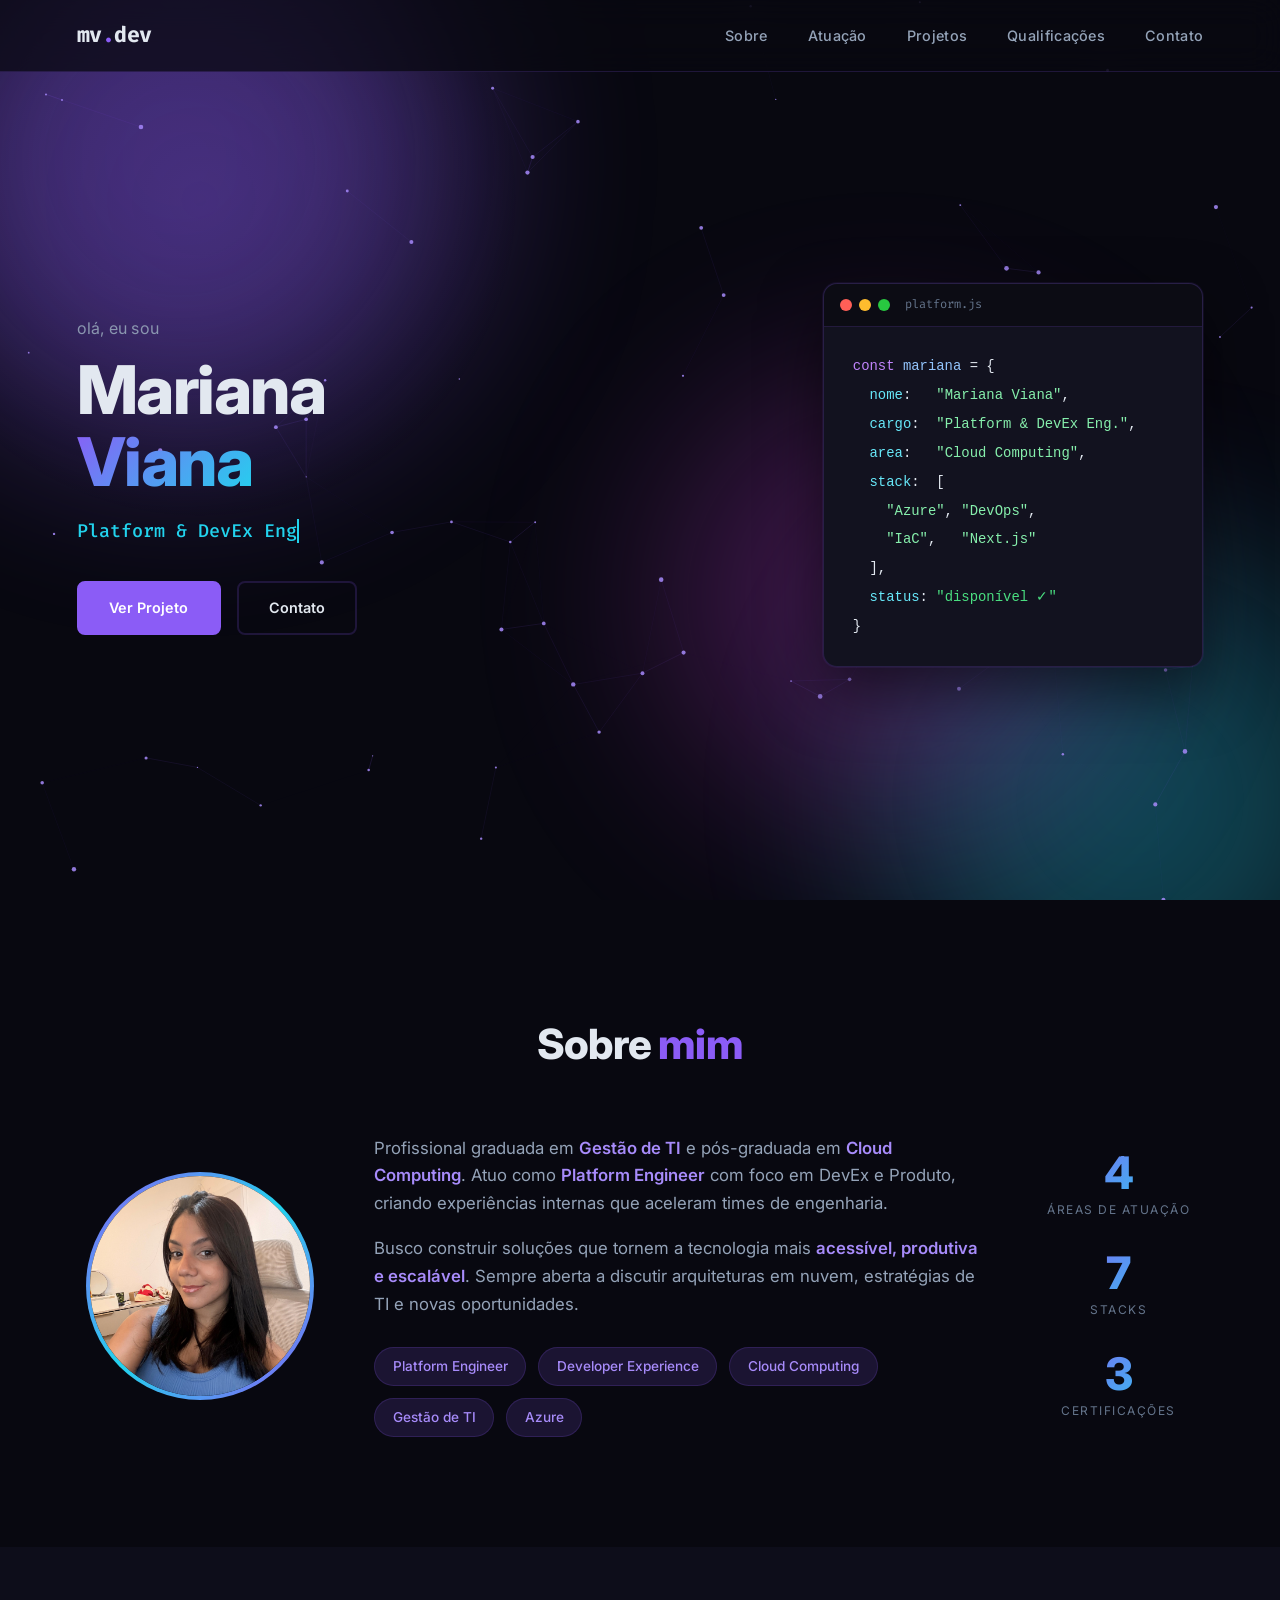
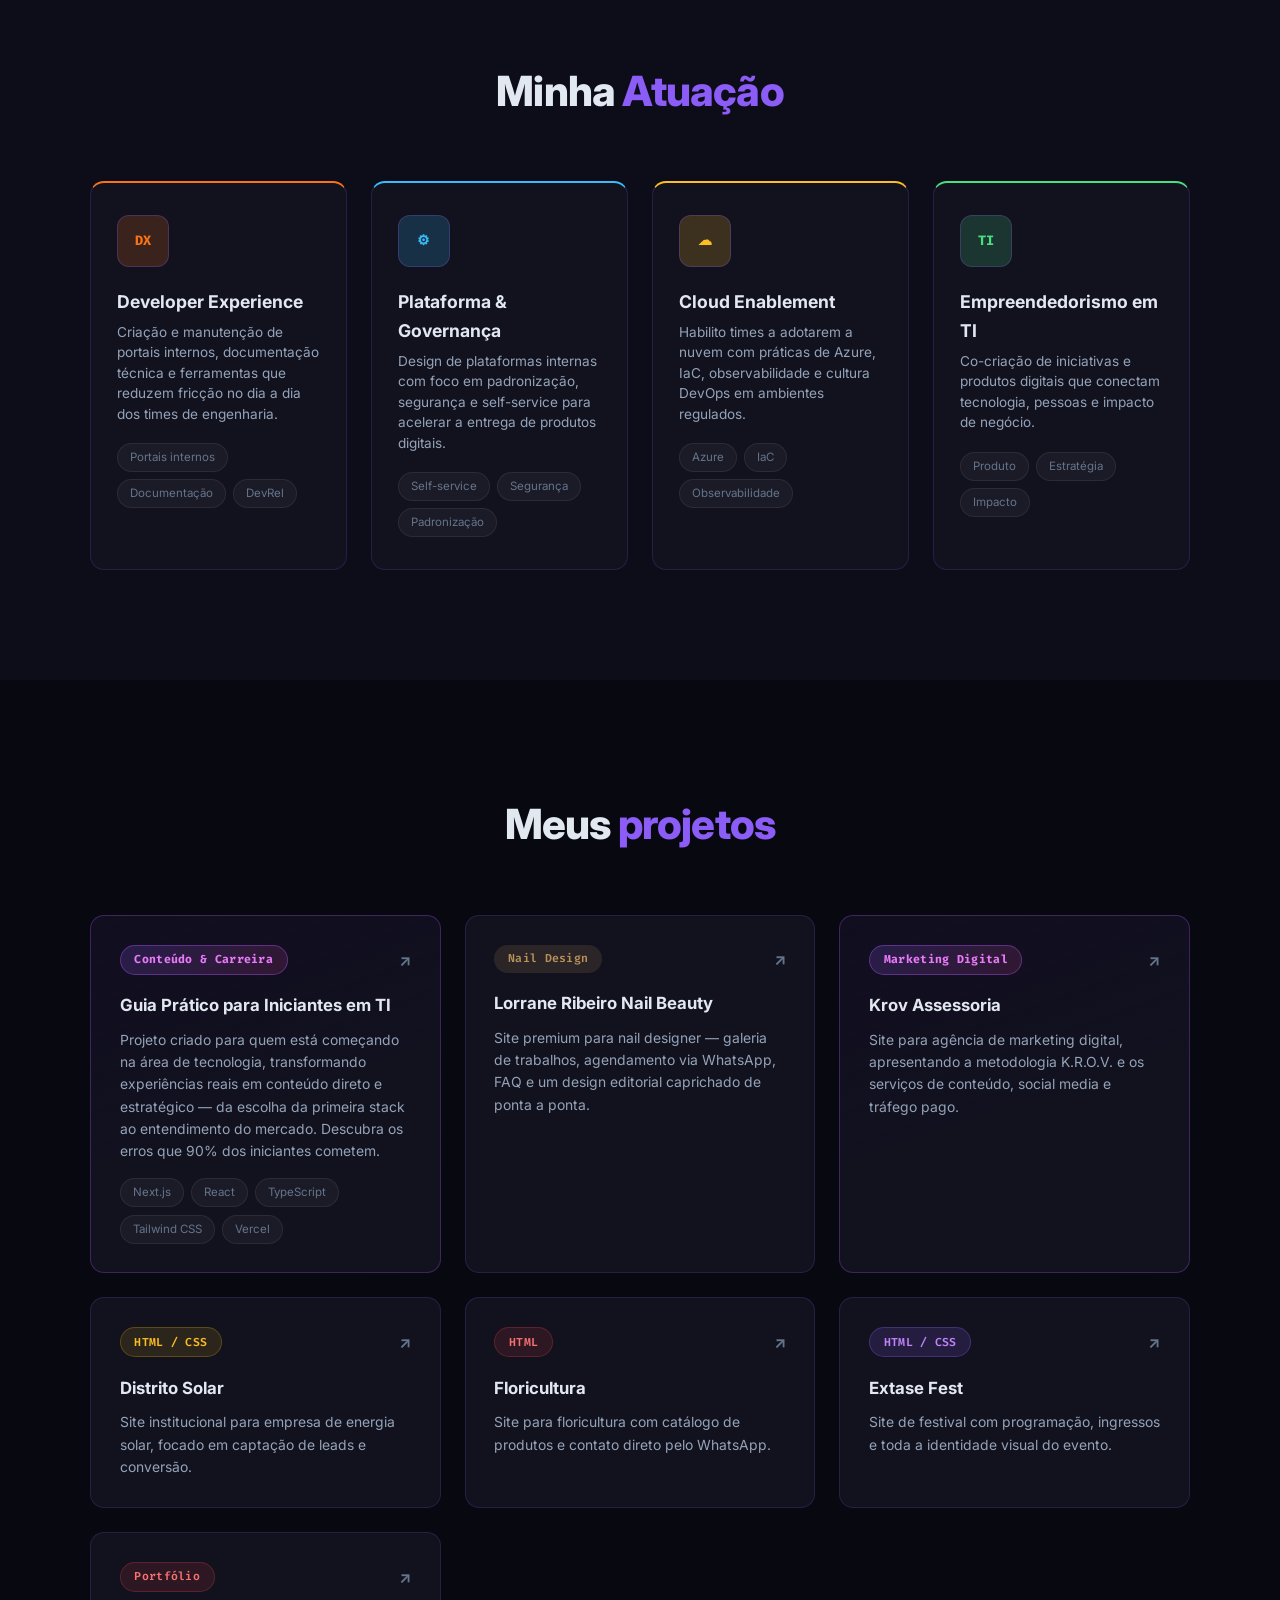
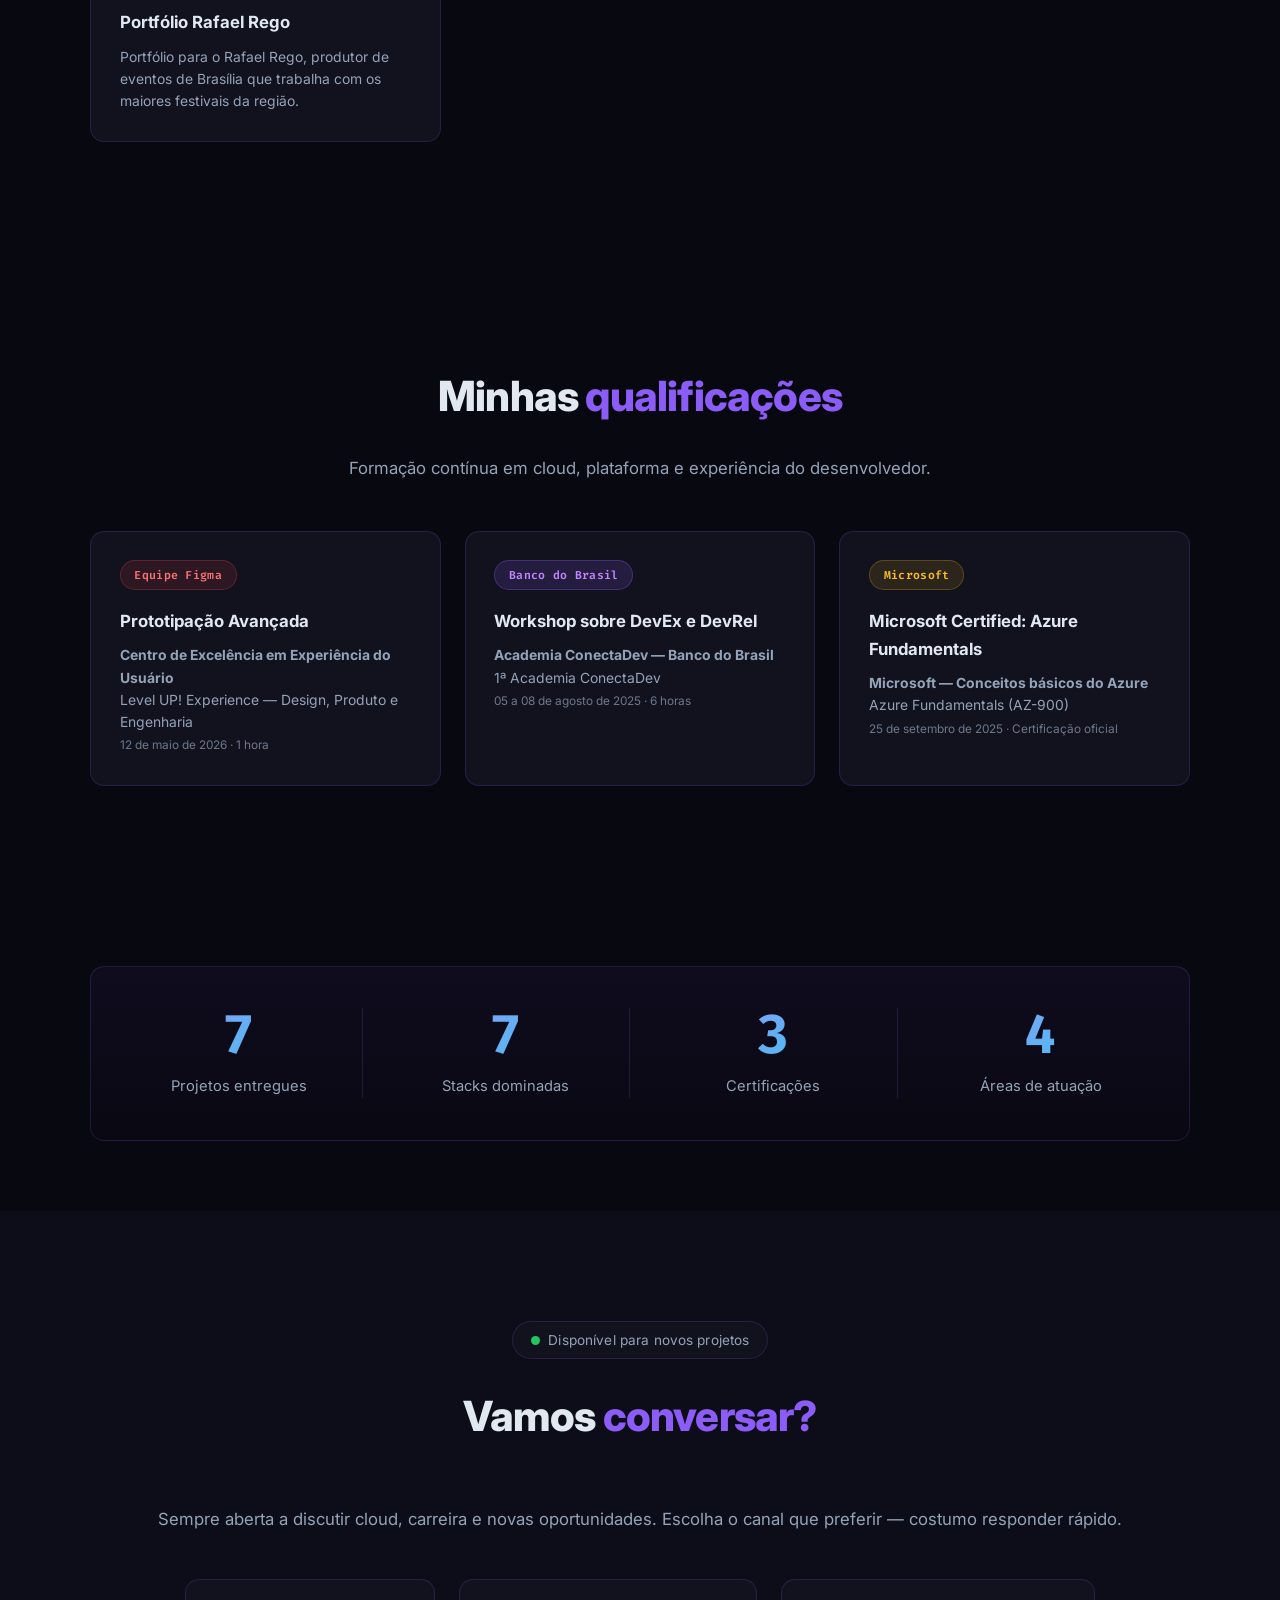
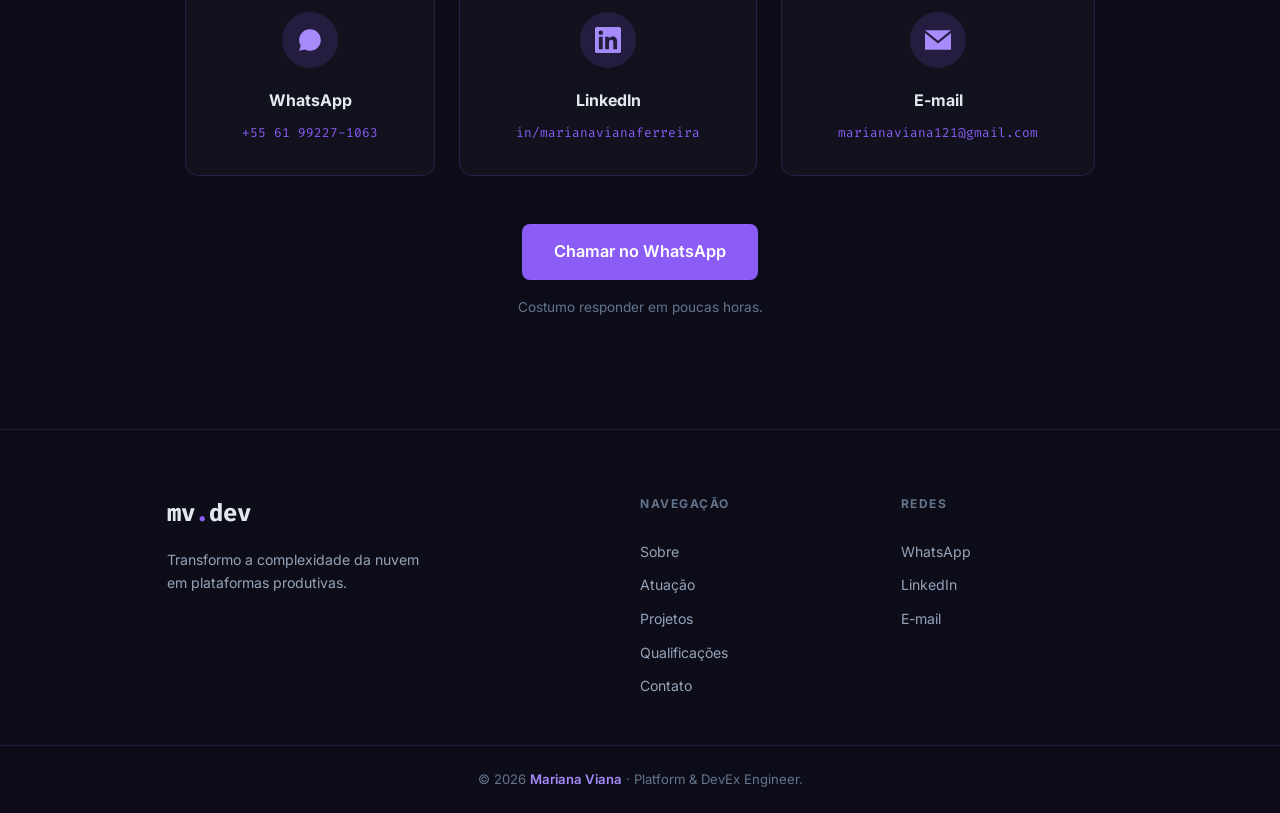
<file: index.html>
<!DOCTYPE html>
<html lang="pt-BR">
<head>
  <meta charset="UTF-8" />
  <meta name="viewport" content="width=device-width, initial-scale=1.0" />
  <title>Mariana Viana | Platform & DevEx Engineer</title>
  <meta name="description" content="Profissional de Platform Engineering com foco em DevEx, Cloud e Produto. Transformo a complexidade da nuvem em plataformas produtivas." />
  <link rel="stylesheet" href="style.css" />
  <link rel="preconnect" href="https://fonts.googleapis.com" />
  <link href="https://fonts.googleapis.com/css2?family=Inter:wght@300;400;500;600;700;800&family=Fira+Code:wght@400;500&display=swap" rel="stylesheet" />
  <!-- PROTEÇÃO DE CONTEÚDO -->
  <style>
    img { -webkit-user-drag: none; user-drag: none; pointer-events: none; }
    a, button, input, label, select, textarea, [onclick] { pointer-events: all !important; }
    ::selection { background: transparent; }
    ::-moz-selection { background: transparent; }
    body, p, h1, h2, h3, h4, h5, h6, span, li, td, th, div {
      -webkit-user-select: none;
      -moz-user-select: none;
      user-select: none;
    }
    input, textarea { -webkit-user-select: text !important; user-select: text !important; }
    #_protectToast {
      position: fixed; bottom: 24px; left: 50%;
      transform: translateX(-50%) translateY(70px);
      z-index: 99999; background: #0d1f2d;
      color: rgba(255,255,255,.75); font-size: 13px;
      font-family: sans-serif; font-weight: 300;
      padding: 13px 22px; border-radius: 3px;
      border: 1px solid rgba(255,255,255,.12);
      white-space: nowrap; pointer-events: none;
      transition: transform .35s cubic-bezier(.16,1,.3,1), opacity .35s;
      opacity: 0;
    }
    #_protectToast.show { transform: translateX(-50%) translateY(0); opacity: 1; }
  </style>
</head>
<body>

  <!-- ===== EFEITOS DE FUNDO ===== -->
  <div class="aurora" aria-hidden="true">
    <span class="aurora-blob a1"></span>
    <span class="aurora-blob a2"></span>
    <span class="aurora-blob a3"></span>
  </div>
  <div class="cursor-glow" id="cursorGlow" aria-hidden="true"></div>

  <!-- ===== NAV ===== -->
  <nav class="nav" id="nav">
    <div class="nav-logo">mv<span>.</span>dev</div>
    <ul class="nav-links" id="navLinks">
      <li><a href="#sobre">Sobre</a></li>
      <li><a href="#skills">Atuação</a></li>
      <li><a href="#projetos">Projetos</a></li>
      <li><a href="#servicos">Qualificações</a></li>
      <li><a href="#contato">Contato</a></li>
    </ul>
    <button class="menu-btn" id="menuBtn" aria-label="Menu">&#9776;</button>
  </nav>

  <!-- ===== HERO ===== -->
  <section class="hero" id="home">
    <canvas class="hero-canvas" id="heroCanvas" aria-hidden="true"></canvas>
    <div class="hero-content">
      <p class="hero-tag">olá, eu sou</p>
      <h1 class="hero-title">Mariana<br /><span>Viana</span></h1>
      <p class="hero-sub"><span class="typed" id="typed"></span></p>
      <div class="hero-btns">
        <a href="#projetos" class="btn btn-primary">Ver Projeto</a>
        <a href="#contato" class="btn btn-outline">Contato</a>
      </div>
    </div>

    <div class="hero-visual">
      <div class="code-card">
        <div class="code-header">
          <span class="dot red"></span>
          <span class="dot yellow"></span>
          <span class="dot green"></span>
          <span class="code-title">platform.js</span>
        </div>
        <pre class="code-body"><code><span class="c-purple">const</span> <span class="c-blue">mariana</span> = {
  <span class="c-cyan">nome</span>:   <span class="c-green">"Mariana Viana"</span>,
  <span class="c-cyan">cargo</span>:  <span class="c-green">"Platform &amp; DevEx Eng."</span>,
  <span class="c-cyan">area</span>:   <span class="c-green">"Cloud Computing"</span>,
  <span class="c-cyan">stack</span>:  [
    <span class="c-green">"Azure"</span>, <span class="c-green">"DevOps"</span>,
    <span class="c-green">"IaC"</span>,   <span class="c-green">"Next.js"</span>
  ],
  <span class="c-cyan">status</span>: <span class="c-ok">"disponível ✓"</span>
}</code></pre>
      </div>
    </div>

    <div class="hero-glow"></div>
  </section>

  <!-- ===== SOBRE ===== -->
  <section class="section" id="sobre">
    <div class="container">
      <h2 class="section-title">Sobre <span>mim</span></h2>
      <div class="sobre-grid">
        <div class="sobre-foto fade-in">
          <div class="foto-wrapper">
            <img src="foto.jpg" alt="Mariana Viana" class="foto-img" />
            <div class="foto-ring"></div>
          </div>
        </div>

        <div class="sobre-text fade-in">
          <p>
            Profissional graduada em <strong>Gestão de TI</strong> e
            pós-graduada em <strong>Cloud Computing</strong>. Atuo como
            <strong>Platform Engineer</strong> com foco em DevEx e Produto,
            criando experiências internas que aceleram times de engenharia.
          </p>
          <p>
            Busco construir soluções que tornem a tecnologia mais
            <strong>acessível, produtiva e escalável</strong>. Sempre aberta a
            discutir arquiteturas em nuvem, estratégias de TI e novas
            oportunidades.
          </p>
          <div class="sobre-tags">
            <span>Platform Engineer</span>
            <span>Developer Experience</span>
            <span>Cloud Computing</span>
            <span>Gestão de TI</span>
            <span>Azure</span>
          </div>
        </div>

        <div class="sobre-stats">
          <div class="stat fade-in">
            <span class="stat-num" data-target="4">0</span>
            <span class="stat-label">Áreas de atuação</span>
          </div>
          <div class="stat fade-in">
            <span class="stat-num" data-target="7">0</span>
            <span class="stat-label">Stacks</span>
          </div>
          <div class="stat fade-in">
            <span class="stat-num" data-target="3">0</span>
            <span class="stat-label">Certificações</span>
          </div>
        </div>
      </div>
    </div>
  </section>

  <!-- ===== ATUAÇÃO (SKILLS) ===== -->
  <section class="section section-alt" id="skills">
    <div class="container">
      <h2 class="section-title">Minha <span>Atuação</span></h2>
      <div class="skills-grid">

        <div class="skill-card fade-in" data-skill="html">
          <div class="skill-logo">DX</div>
          <h3>Developer Experience</h3>
          <p>Criação e manutenção de portais internos, documentação técnica e ferramentas que reduzem fricção no dia a dia dos times de engenharia.</p>
          <div class="skill-uses">
            <span>Portais internos</span>
            <span>Documentação</span>
            <span>DevRel</span>
          </div>
        </div>

        <div class="skill-card fade-in" data-skill="css">
          <div class="skill-logo">&#9881;</div>
          <h3>Plataforma &amp; Governança</h3>
          <p>Design de plataformas internas com foco em padronização, segurança e self-service para acelerar a entrega de produtos digitais.</p>
          <div class="skill-uses">
            <span>Self-service</span>
            <span>Segurança</span>
            <span>Padronização</span>
          </div>
        </div>

        <div class="skill-card fade-in" data-skill="js">
          <div class="skill-logo">&#9729;</div>
          <h3>Cloud Enablement</h3>
          <p>Habilito times a adotarem a nuvem com práticas de Azure, IaC, observabilidade e cultura DevOps em ambientes regulados.</p>
          <div class="skill-uses">
            <span>Azure</span>
            <span>IaC</span>
            <span>Observabilidade</span>
          </div>
        </div>

        <div class="skill-card fade-in" data-skill="py">
          <div class="skill-logo">TI</div>
          <h3>Empreendedorismo em TI</h3>
          <p>Co-criação de iniciativas e produtos digitais que conectam tecnologia, pessoas e impacto de negócio.</p>
          <div class="skill-uses">
            <span>Produto</span>
            <span>Estratégia</span>
            <span>Impacto</span>
          </div>
        </div>

      </div>
    </div>
  </section>

  <!-- ===== PROJETO ===== -->
  <section class="section" id="projetos">
    <div class="container">
      <h2 class="section-title">Meus <span>projetos</span></h2>
      <div class="projects-grid">

        <div class="project-card fade-in project-agency" data-url="https://www.linkedin.com/in/marianavianaferreira/">
          <div class="project-header">
            <span class="project-lang agency">Conteúdo &amp; Carreira</span>
            <div class="project-links">
              <a href="https://www.linkedin.com/in/marianavianaferreira/" target="_blank" rel="noopener" title="Ver no LinkedIn">↗</a>
            </div>
          </div>
          <h3>Guia Prático para Iniciantes em TI</h3>
          <p>Projeto criado para quem está começando na área de tecnologia, transformando experiências reais em conteúdo direto e estratégico — da escolha da primeira stack ao entendimento do mercado. Descubra os erros que 90% dos iniciantes cometem.</p>
          <div class="skill-uses" style="margin-top:1rem;">
            <span>Next.js</span>
            <span>React</span>
            <span>TypeScript</span>
            <span>Tailwind CSS</span>
            <span>Vercel</span>
          </div>
        </div>

        <div class="project-card fade-in" data-url="https://lorrane-nail-beauty.vercel.app/">
          <div class="project-header">
            <span class="project-lang nail" style="background:rgba(184,146,90,.15);color:#b8925a;">Nail Design</span>
            <div class="project-links">
              <a href="https://lorrane-nail-beauty.vercel.app/" target="_blank" rel="noopener" title="Ver ao vivo">↗</a>
            </div>
          </div>
          <h3>Lorrane Ribeiro Nail Beauty</h3>
          <p>Site premium para nail designer — galeria de trabalhos, agendamento via WhatsApp, FAQ e um design editorial caprichado de ponta a ponta.</p>
        </div>

        <div class="project-card fade-in" data-url="https://assessoriakrov.vercel.app/">
          <div class="project-header">
            <span class="project-lang agency">Marketing Digital</span>
            <div class="project-links">
              <a href="https://assessoriakrov.vercel.app/" target="_blank" rel="noopener" title="Ver ao vivo">↗</a>
            </div>
          </div>
          <h3>Krov Assessoria</h3>
          <p>Site para agência de marketing digital, apresentando a metodologia K.R.O.V. e os serviços de conteúdo, social media e tráfego pago.</p>
        </div>

        <div class="project-card fade-in" data-url="https://distrito-solar.vercel.app/">
          <div class="project-header">
            <span class="project-lang solar">HTML / CSS</span>
            <div class="project-links">
              <a href="https://distrito-solar.vercel.app/" target="_blank" rel="noopener" title="Ver ao vivo">↗</a>
            </div>
          </div>
          <h3>Distrito Solar</h3>
          <p>Site institucional para empresa de energia solar, focado em captação de leads e conversão.</p>
        </div>

        <div class="project-card fade-in" data-url="https://projeto-floricultura-sigma.vercel.app">
          <div class="project-header">
            <span class="project-lang html">HTML</span>
            <div class="project-links">
              <a href="https://projeto-floricultura-sigma.vercel.app" target="_blank" rel="noopener" title="Ver ao vivo">↗</a>
            </div>
          </div>
          <h3>Floricultura</h3>
          <p>Site para floricultura com catálogo de produtos e contato direto pelo WhatsApp.</p>
        </div>

        <div class="project-card fade-in" data-url="https://extasefest.com.br">
          <div class="project-header">
            <span class="project-lang fest">HTML / CSS</span>
            <div class="project-links">
              <a href="https://extasefest.com.br" target="_blank" rel="noopener" title="Ver ao vivo">↗</a>
            </div>
          </div>
          <h3>Extase Fest</h3>
          <p>Site de festival com programação, ingressos e toda a identidade visual do evento.</p>
        </div>

        <div class="project-card fade-in" data-url="https://portfolio-rafael-rego.vercel.app/">
          <div class="project-header">
            <span class="project-lang html">Portfólio</span>
            <div class="project-links">
              <a href="https://portfolio-rafael-rego.vercel.app/" target="_blank" rel="noopener" title="Ver ao vivo">↗</a>
            </div>
          </div>
          <h3>Portfólio Rafael Rego</h3>
          <p>Portfólio para o Rafael Rego, produtor de eventos de Brasília que trabalha com os maiores festivais da região.</p>
        </div>

      </div>
    </div>
  </section>

  <!-- ===== QUALIFICAÇÕES (SERVIÇOS) ===== -->
  <section class="section" id="servicos">
    <div class="container">
      <h2 class="section-title">Minhas <span>qualificações</span></h2>
      <p class="servicos-sub">Formação contínua em cloud, plataforma e experiência do desenvolvedor.</p>

      <div class="projects-grid">

        <div class="project-card fade-in">
          <div class="project-header">
            <span class="project-lang html">Equipe Figma</span>
          </div>
          <h3>Prototipação Avançada</h3>
          <p><strong>Centro de Excelência em Experiência do Usuário</strong><br />
          Level UP! Experience — Design, Produto e Engenharia<br />
          <span style="opacity:.7;font-size:.85em;">12 de maio de 2026 · 1 hora</span></p>
        </div>

        <div class="project-card fade-in">
          <div class="project-header">
            <span class="project-lang fest">Banco do Brasil</span>
          </div>
          <h3>Workshop sobre DevEx e DevRel</h3>
          <p><strong>Academia ConectaDev — Banco do Brasil</strong><br />
          1ª Academia ConectaDev<br />
          <span style="opacity:.7;font-size:.85em;">05 a 08 de agosto de 2025 · 6 horas</span></p>
        </div>

        <div class="project-card fade-in">
          <div class="project-header">
            <span class="project-lang solar">Microsoft</span>
          </div>
          <h3>Microsoft Certified: Azure Fundamentals</h3>
          <p><strong>Microsoft — Conceitos básicos do Azure</strong><br />
          Azure Fundamentals (AZ-900)<br />
          <span style="opacity:.7;font-size:.85em;">25 de setembro de 2025 · Certificação oficial</span></p>
        </div>

      </div>
    </div>
  </section>

  <!-- ===== IMPACTO / NÚMEROS ===== -->
  <section class="section impacto" id="impacto">
    <div class="container">
      <div class="impacto-grid">
        <div class="metric fade-in">
          <span class="metric-num" data-target="7" data-suffix="+">0</span>
          <span class="metric-label">Projetos entregues</span>
        </div>
        <div class="metric fade-in">
          <span class="metric-num" data-target="7">0</span>
          <span class="metric-label">Stacks dominadas</span>
        </div>
        <div class="metric fade-in">
          <span class="metric-num" data-target="3">0</span>
          <span class="metric-label">Certificações</span>
        </div>
        <div class="metric fade-in">
          <span class="metric-num" data-target="4">0</span>
          <span class="metric-label">Áreas de atuação</span>
        </div>
      </div>
    </div>
  </section>

  <!-- ===== CONTATO ===== -->
  <section class="section section-alt" id="contato">
    <div class="container contato-container">
      <span class="contato-badge fade-in"><span class="dot-live"></span> Disponível para novos projetos</span>
      <h2 class="section-title">Vamos <span>conversar?</span></h2>
      <p class="contato-sub">Sempre aberta a discutir cloud, carreira e novas oportunidades. Escolha o canal que preferir — costumo responder rápido.</p>
      <div class="contato-links">
        <a href="https://wa.me/5561992271063" target="_blank" rel="noopener" class="contato-card fade-in">
          <span class="contato-icon">
            <svg viewBox="0 0 24 24" fill="currentColor" width="26" height="26"><path d="M12 2C6.48 2 2 6.48 2 12c0 1.85.5 3.58 1.37 5.07L2 22l5.1-1.34A9.93 9.93 0 0 0 12 22c5.52 0 10-4.48 10-10S17.52 2 12 2zm4.49 13.17c-.24-.12-1.43-.7-1.65-.78-.22-.08-.38-.12-.54.12s-.62.78-.76.94c-.14.16-.28.18-.52.06-.24-.12-1.02-.37-1.93-1.18-.71-.63-1.19-1.41-1.33-1.65-.14-.24-.01-.37.1-.49.11-.11.24-.28.36-.42.12-.14.16-.24.24-.4.08-.16.04-.3-.02-.42-.06-.12-.54-1.3-.74-1.78-.19-.46-.4-.4-.54-.4h-.46c-.16 0-.42.06-.64.3s-.84.82-.84 2 .86 2.32.98 2.48c.12.16 1.69 2.57 4.09 3.6.57.25 1.02.39 1.36.5.57.18 1.09.15 1.5.09.46-.07 1.43-.58 1.63-1.15.2-.57.2-1.05.14-1.15-.06-.1-.22-.16-.46-.28z"/></svg>
          </span>
          <span class="contato-name">WhatsApp</span>
          <span class="contato-user">+55 61 99227-1063</span>
        </a>
        <a href="https://www.linkedin.com/in/marianavianaferreira/" target="_blank" rel="noopener" class="contato-card fade-in">
          <span class="contato-icon">
            <svg viewBox="0 0 24 24" fill="currentColor" width="26" height="26"><path d="M20.45 20.45h-3.56v-5.57c0-1.33-.02-3.04-1.85-3.04-1.85 0-2.13 1.45-2.13 2.94v5.67H9.35V9h3.41v1.56h.05c.48-.9 1.64-1.85 3.37-1.85 3.6 0 4.27 2.37 4.27 5.46v6.28zM5.34 7.43a2.07 2.07 0 1 1 0-4.14 2.07 2.07 0 0 1 0 4.14zM7.12 20.45H3.56V9h3.56v11.45zM22.22 0H1.77C.79 0 0 .77 0 1.73v20.54C0 23.23.79 24 1.77 24h20.45c.98 0 1.78-.77 1.78-1.73V1.73C24 .77 23.2 0 22.22 0z"/></svg>
          </span>
          <span class="contato-name">LinkedIn</span>
          <span class="contato-user">in/marianavianaferreira</span>
        </a>
        <a href="mailto:marianaviana121@gmail.com" target="_blank" rel="noopener" class="contato-card fade-in">
          <span class="contato-icon">
            <svg viewBox="0 0 24 24" fill="currentColor" width="26" height="26"><path d="M12 12.713l-11.985-9.713h23.97l-11.985 9.713zm0 2.574l-12-9.725v15.438h24v-15.438l-12 9.725z"/></svg>
          </span>
          <span class="contato-name">E-mail</span>
          <span class="contato-user">marianaviana121@gmail.com</span>
        </a>
      </div>

      <div class="contato-cta fade-in">
        <a href="https://wa.me/5561992271063?text=Ol%C3%A1%20Mariana!%20Vi%20seu%20portf%C3%B3lio%20e%20gostaria%20de%20conversar." target="_blank" rel="noopener" class="btn btn-primary">
          Chamar no WhatsApp
        </a>
        <p class="contato-note">Costumo responder em poucas horas.</p>
      </div>
    </div>
  </section>

  <!-- ===== FOOTER ===== -->
  <footer class="footer">
    <div class="footer-inner">

      <div class="footer-brand">
        <span class="footer-logo">mv<span>.</span>dev</span>
        <p>Transformo a complexidade da nuvem<br />em plataformas produtivas.</p>
      </div>

      <div class="footer-nav">
        <span class="footer-nav-title">Navegação</span>
        <a href="#sobre">Sobre</a>
        <a href="#skills">Atuação</a>
        <a href="#projetos">Projetos</a>
        <a href="#servicos">Qualificações</a>
        <a href="#contato">Contato</a>
      </div>

      <div class="footer-social">
        <span class="footer-nav-title">Redes</span>
        <a href="https://wa.me/5561992271063" target="_blank" rel="noopener">WhatsApp</a>
        <a href="https://www.linkedin.com/in/marianavianaferreira/" target="_blank" rel="noopener">LinkedIn</a>
        <a href="mailto:marianaviana121@gmail.com" target="_blank" rel="noopener">E-mail</a>
      </div>

    </div>
    <div class="footer-bottom">
      <p>© 2026 <span class="footer-name">Mariana Viana</span> · Platform &amp; DevEx Engineer.</p>
    </div>
  </footer>

  <script src="script.js"></script>
  <script src="effects.js"></script>

  <!-- JS PROTEÇÃO -->
  <div id="_protectToast">© Conteúdo protegido — todos os direitos reservados</div>
  <script>
    (function() {
      function showMsg() {
        var t = document.getElementById('_protectToast');
        if (!t) return;
        t.classList.add('show');
        clearTimeout(t._timer);
        t._timer = setTimeout(function() { t.classList.remove('show'); }, 2800);
      }
      document.addEventListener('contextmenu', function(e) { e.preventDefault(); showMsg(); });
      document.addEventListener('keydown', function(e) {
        var k = e.key ? e.key.toLowerCase() : '';
        var blocked =
          (e.ctrlKey && ['u','s','a','p'].includes(k));
        if (blocked) {
          e.preventDefault();
          if (k === 'u') showMsg();
        }
      });
      document.addEventListener('dragstart', function(e) {
        if (e.target.tagName === 'IMG') e.preventDefault();
      });
      document.querySelectorAll('img').forEach(function(img) {
        img.setAttribute('draggable', 'false');
      });
    })();
  </script>
</body>
</html>
</file>
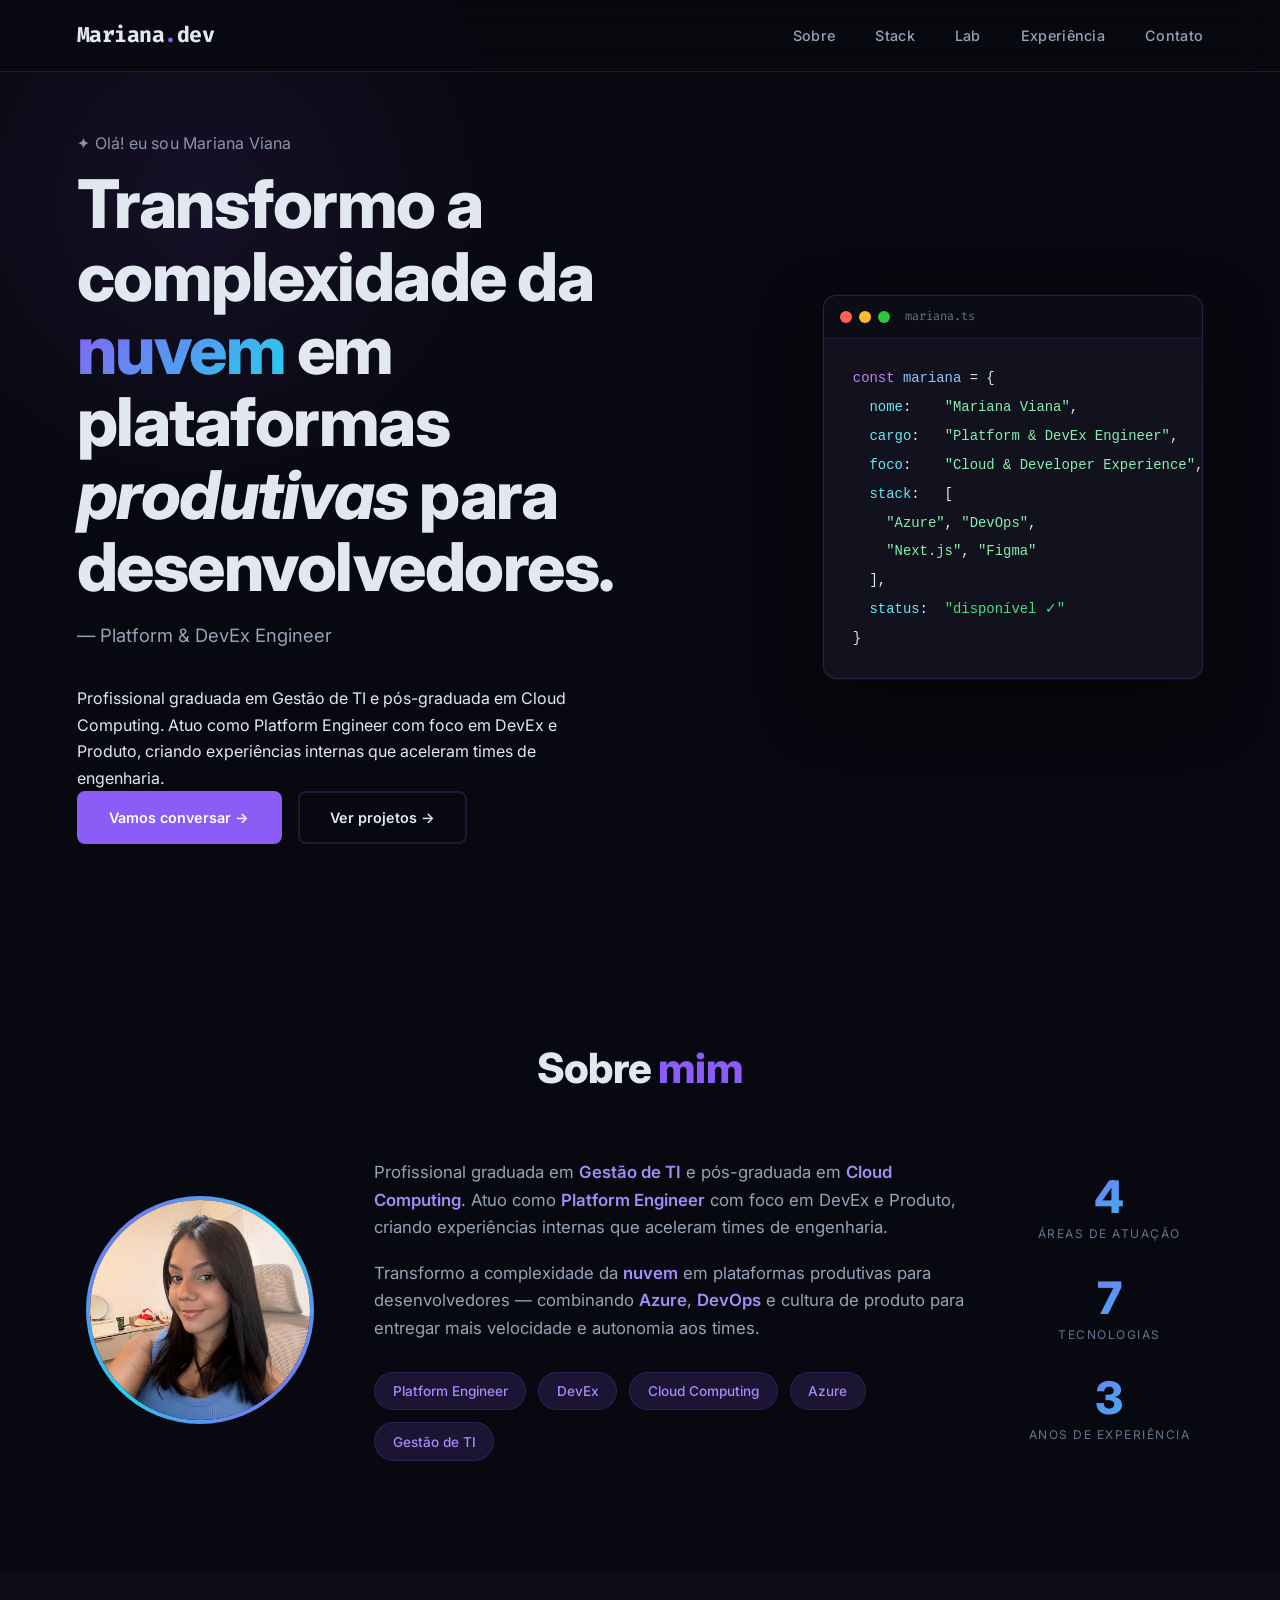
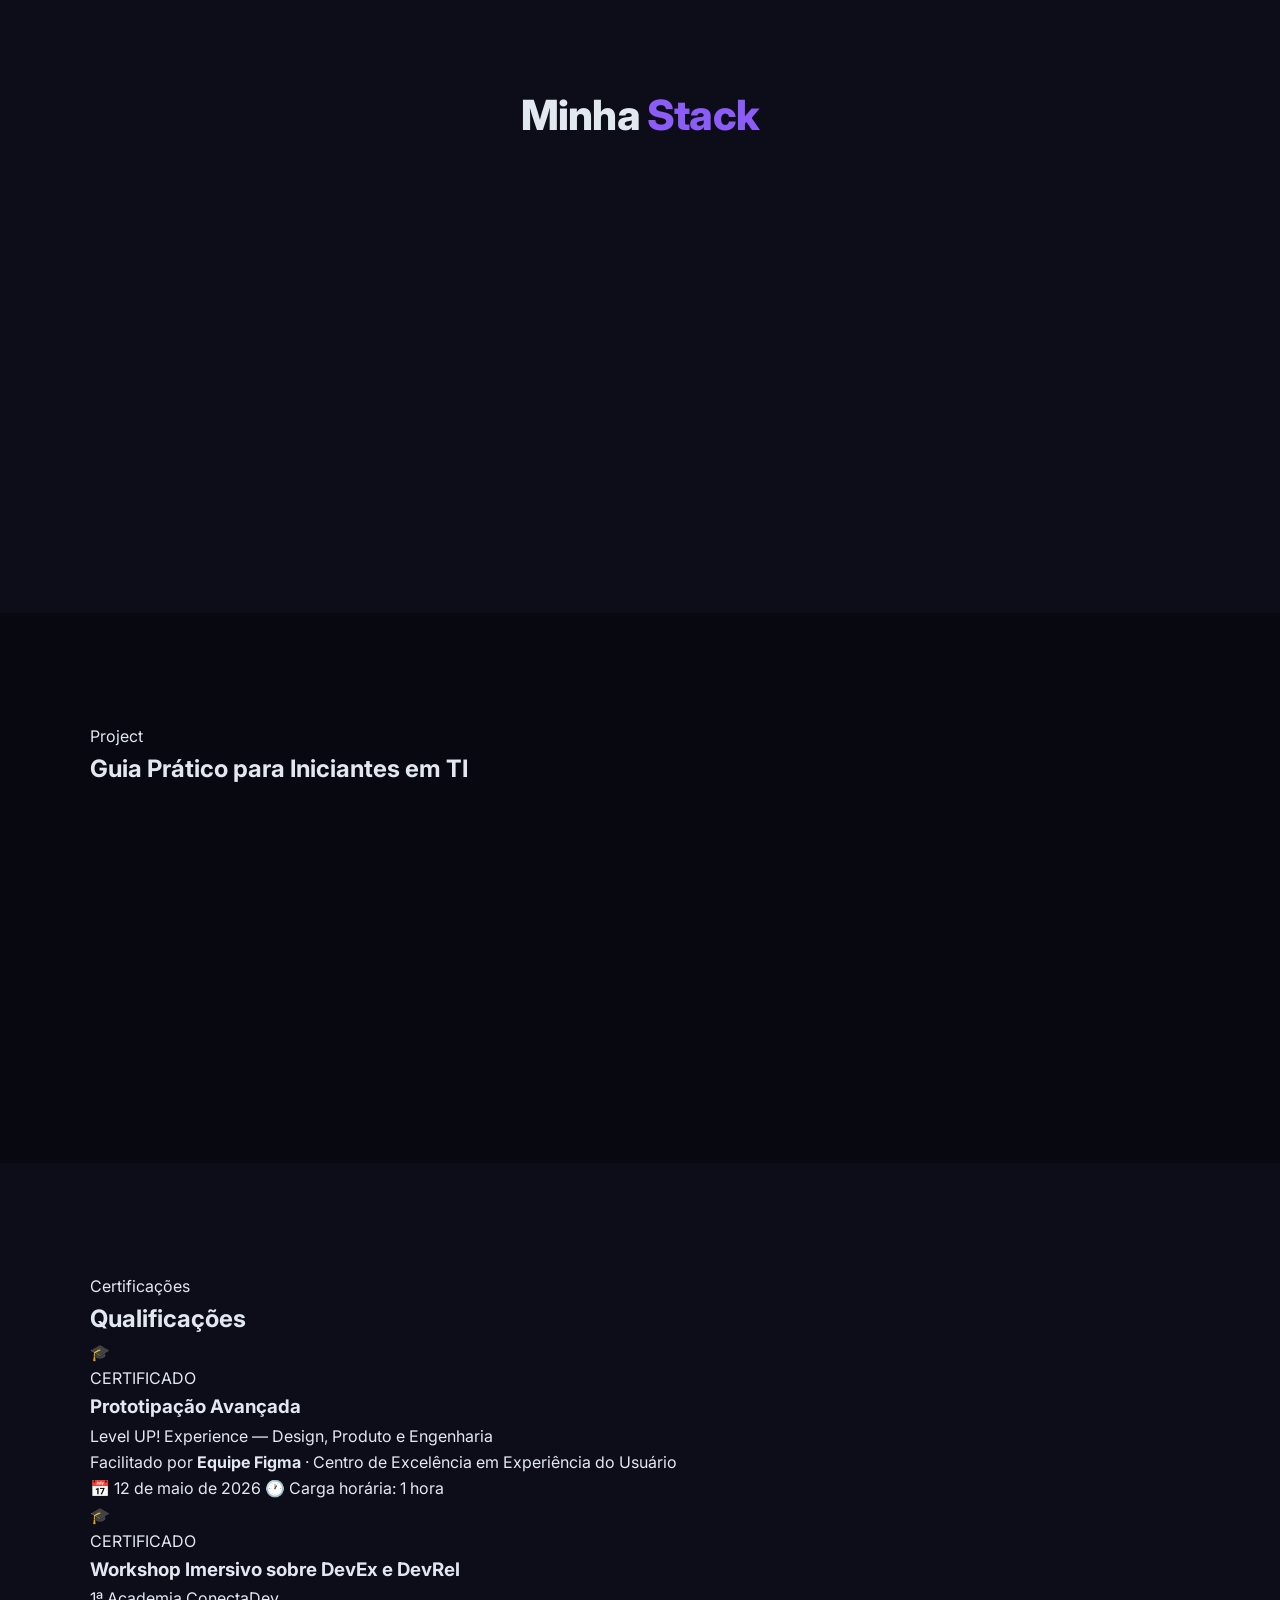
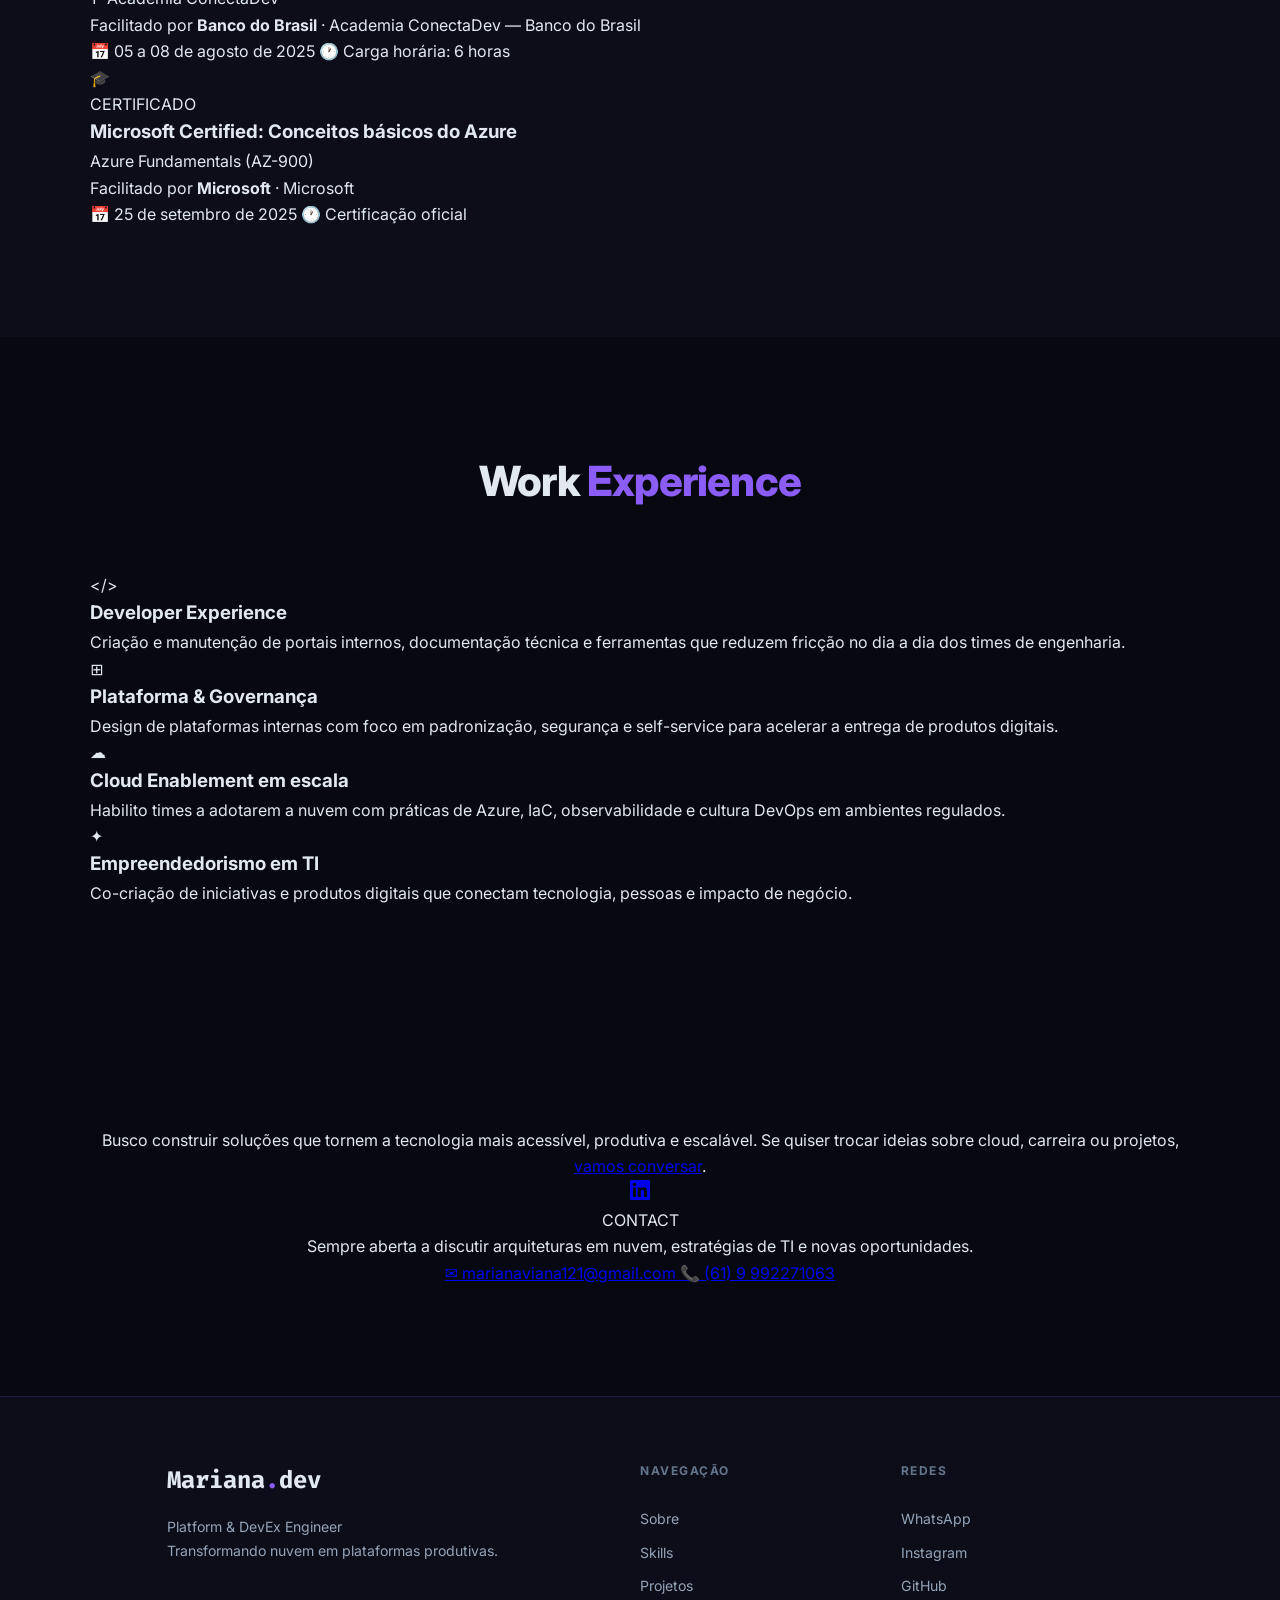
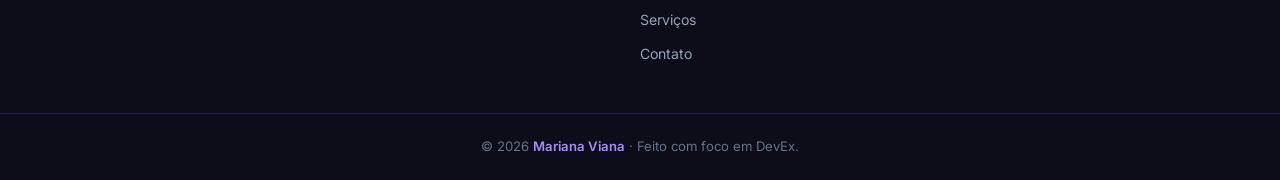
<file: index (1).html>
﻿<!DOCTYPE html>
<html lang="pt-BR">
<head>
  <meta charset="UTF-8" />
  <meta name="viewport" content="width=device-width, initial-scale=1.0" />
  <title>Mariana Viana | Platform & DevEx Engineer</title>
  <link rel="stylesheet" href="style.css" />
  <link rel="preconnect" href="https://fonts.googleapis.com" />
  <link href="https://fonts.googleapis.com/css2?family=Inter:wght@300;400;500;600;700;800&family=Fira+Code:wght@400;500&display=swap" rel="stylesheet" />
  <!-- PROTEÇÃO DE CONTEÚDO -->
  <style>
    img { -webkit-user-drag: none; user-drag: none; pointer-events: none; }
    a, button, input, label, select, textarea, [onclick] { pointer-events: all !important; }
    ::selection { background: transparent; }
    ::-moz-selection { background: transparent; }
    body, p, h1, h2, h3, h4, h5, h6, span, li, td, th, div {
      -webkit-user-select: none;
      -moz-user-select: none;
      user-select: none;
    }
    input, textarea { -webkit-user-select: text !important; user-select: text !important; }
    #_protectToast {
      position: fixed; bottom: 24px; left: 50%;
      transform: translateX(-50%) translateY(70px);
      z-index: 99999; background: #0d1f2d;
      color: rgba(255,255,255,.75); font-size: 13px;
      font-family: sans-serif; font-weight: 300;
      padding: 13px 22px; border-radius: 3px;
      border: 1px solid rgba(255,255,255,.12);
      white-space: nowrap; pointer-events: none;
      transition: transform .35s cubic-bezier(.16,1,.3,1), opacity .35s;
      opacity: 0;
    }
    #_protectToast.show { transform: translateX(-50%) translateY(0); opacity: 1; }
  </style>
</head>
<body>

  <!-- ===== NAV ===== -->
  <nav class="nav" id="nav">
    <div class="nav-logo">Mariana<span>.</span>dev</div>
    <ul class="nav-links" id="navLinks">
      <li><a href="#sobre">Sobre</a></li>
      <li><a href="#skills">Stack</a></li>
      <li><a href="#projetos">Lab</a></li>
      <li><a href="#servicos">Experiência</a></li>
      <li><a href="#contato">Contato</a></li>
    </ul>
    <button class="menu-btn" id="menuBtn" aria-label="Menu">&#9776;</button>
  </nav>

  <!-- ===== HERO ===== -->
  <section class="hero" id="home">
    <div class="hero-content">
      <p class="hero-tag">✦ Olá! eu sou Mariana Viana</p>
      <h1 class="hero-title">Transformo a complexidade da <span>nuvem</span> em plataformas <em>produtivas</em> para desenvolvedores.</h1>
      <p class="hero-sub">— Platform & DevEx Engineer</p>
      <p class="hero-about">Profissional graduada em Gestão de TI e pós-graduada em Cloud Computing. Atuo como Platform Engineer com foco em DevEx e Produto, criando experiências internas que aceleram times de engenharia.</p>
      <div class="hero-btns">
        <a href="#contato" class="btn btn-primary">Vamos conversar →</a>
        <a href="#projetos" class="btn btn-outline">Ver projetos →</a>
      </div>
    </div>

    <div class="hero-visual">
      <div class="code-card">
        <div class="code-header">
          <span class="dot red"></span>
          <span class="dot yellow"></span>
          <span class="dot green"></span>
          <span class="code-title">mariana.ts</span>
        </div>
        <pre class="code-body"><code><span class="c-purple">const</span> <span class="c-blue">mariana</span> = {
  <span class="c-cyan">nome</span>:    <span class="c-green">"Mariana Viana"</span>,
  <span class="c-cyan">cargo</span>:   <span class="c-green">"Platform & DevEx Engineer"</span>,
  <span class="c-cyan">foco</span>:    <span class="c-green">"Cloud & Developer Experience"</span>,
  <span class="c-cyan">stack</span>:   [
    <span class="c-green">"Azure"</span>, <span class="c-green">"DevOps"</span>,
    <span class="c-green">"Next.js"</span>, <span class="c-green">"Figma"</span>
  ],
  <span class="c-cyan">status</span>:  <span class="c-ok">"disponível ✓"</span>
}</code></pre>
      </div>
    </div>

    <div class="hero-glow"></div>
  </section>

  <!-- ===== SOBRE ===== -->
  <section class="section" id="sobre">
    <div class="container">
      <h2 class="section-title">Sobre <span>mim</span></h2>
      <div class="sobre-grid">
        <div class="sobre-foto fade-in">
          <div class="foto-wrapper">
            <img src="foto.jpg" alt="Mariana Viana" class="foto-img" />
            <div class="foto-ring"></div>
          </div>
        </div>

        <div class="sobre-text fade-in">
          <p>
            Profissional graduada em <strong>Gestão de TI</strong> e
            pós-graduada em <strong>Cloud Computing</strong>. Atuo como
            <strong>Platform Engineer</strong> com foco em DevEx e Produto,
            criando experiências internas que aceleram times de engenharia.
          </p>
          <p>
            Transformo a complexidade da <strong>nuvem</strong> em plataformas
            produtivas para desenvolvedores — combinando <strong>Azure</strong>,
            <strong>DevOps</strong> e cultura de produto para entregar mais
            velocidade e autonomia aos times.
          </p>
          <div class="sobre-tags">
            <span>Platform Engineer</span>
            <span>DevEx</span>
            <span>Cloud Computing</span>
            <span>Azure</span>
            <span>Gestão de TI</span>
          </div>
        </div>

        <div class="sobre-stats">
          <div class="stat fade-in">
            <span class="stat-num" data-target="4">0</span>
            <span class="stat-label">Áreas de atuação</span>
          </div>
          <div class="stat fade-in">
            <span class="stat-num" data-target="7">0</span>
            <span class="stat-label">Tecnologias</span>
          </div>
          <div class="stat fade-in">
            <span class="stat-num" data-target="3">0</span>
            <span class="stat-label">Anos de experiência</span>
          </div>
        </div>
      </div>
    </div>
  </section>

  <!-- ===== SKILLS ===== -->
  <section class="section section-alt" id="skills">
    <div class="container">
      <h2 class="section-title">Minha <span>Stack</span></h2>
      <div class="skills-grid">

        <div class="skill-card fade-in" data-skill="azure">
          <div class="skill-logo">☁</div>
          <h3>Azure</h3>
          <p>Infraestrutura em nuvem para times de engenharia.</p>
          <div class="skill-uses">
            <span>IaC</span>
            <span>Observabilidade</span>
            <span>Cloud Enablement</span>
          </div>
        </div>

        <div class="skill-card fade-in" data-skill="devops">
          <div class="skill-logo">⚙</div>
          <h3>DevOps</h3>
          <p>Cultura e práticas para acelerar entregas.</p>
          <div class="skill-uses">
            <span>CI/CD</span>
            <span>Automação</span>
            <span>GitHub Actions</span>
          </div>
        </div>

        <div class="skill-card fade-in" data-skill="nextjs">
          <div class="skill-logo">N</div>
          <h3>Next.js</h3>
          <p>Portais internos e ferramentas para desenvolvedores.</p>
          <div class="skill-uses">
            <span>Portais internos</span>
            <span>Documentação</span>
            <span>DX tools</span>
          </div>
        </div>

        <div class="skill-card fade-in" data-skill="figma">
          <div class="skill-logo">✦</div>
          <h3>Figma & Low-Code</h3>
          <p>Design de plataformas e soluções sem código.</p>
          <div class="skill-uses">
            <span>Figma</span>
            <span>Strapi</span>
            <span>Low-Code</span>
          </div>
        </div>

      </div>
    </div>
  </section>

  <!-- ===== LAB / PROJETOS ===== -->
  <section class="section" id="projetos">
    <div class="container">
      <p class="section-label">Project</p>
      <h2 class="section-title-lab">Guia Prático para <span>Iniciantes em TI</span></h2>

      <div class="lab-card fade-in">
        <div class="lab-info">
          <p>Projeto criado para pessoas que estão começando na área de tecnologia, transformando experiências reais em um conteúdo direto e estratégico. Da escolha da primeira stack até o entendimento do mercado.</p>
          <div class="lab-tags">
            <span>Next.js</span>
            <span>React</span>
            <span>TypeScript</span>
            <span>Tailwind CSS</span>
            <span>Vercel</span>
          </div>
          <div class="lab-links">
            <a href="https://basetech.dev" target="_blank" rel="noopener" class="btn btn-outline btn-sm">📖 Ler guia</a>
            <a href="https://github.com" target="_blank" rel="noopener" class="btn btn-ghost btn-sm">⟨/⟩ Repo</a>
            <a href="https://basetech.dev" target="_blank" rel="noopener" class="btn btn-ghost btn-sm">Visitar ↗</a>
          </div>
        </div>
        <div class="lab-preview">
          <div class="lab-browser">
            <div class="lab-browser-bar">
              <span class="dot red"></span><span class="dot yellow"></span><span class="dot green"></span>
              <span class="lab-url">basetech.dev</span>
            </div>
            <div class="lab-browser-content">
              <span class="lab-badge">&lt;/&gt; Base Tech</span>
              <p class="lab-quote">O mercado de TI não precisa de mais curiosos.</p>
              <p class="lab-quote-alt">Ele precisa de profissionais direcionados.</p>
              <p class="lab-desc-sm">Descubra os erros que 90% dos iniciantes cometem e aprenda a estratégia certa para se destacar no mercado de tecnologia.</p>
            </div>
          </div>
        </div>
      </div>
    </div>
  </section>

  <!-- ===== QUALIFICAÇÕES ===== -->
  <section class="section section-alt" id="qualificacoes">
    <div class="container">
      <p class="section-label">Certificações</p>
      <h2 class="section-title-lab">Qualificações</h2>

      <div class="cert-grid">

        <div class="cert-card fade-in">
          <div class="cert-top">
            <div class="cert-icon">🎓</div>
            <span class="cert-badge">CERTIFICADO</span>
          </div>
          <h3>Prototipação Avançada</h3>
          <p class="cert-org">Level UP! Experience — Design, Produto e Engenharia</p>
          <p class="cert-by">Facilitado por <strong>Equipe Figma</strong> · Centro de Excelência em Experiência do Usuário</p>
          <div class="cert-meta">
            <span>📅 12 de maio de 2026</span>
            <span>🕐 Carga horária: 1 hora</span>
          </div>
        </div>

        <div class="cert-card fade-in">
          <div class="cert-top">
            <div class="cert-icon">🎓</div>
            <span class="cert-badge">CERTIFICADO</span>
          </div>
          <h3>Workshop Imersivo sobre DevEx e DevRel</h3>
          <p class="cert-org">1ª Academia ConectaDev</p>
          <p class="cert-by">Facilitado por <strong>Banco do Brasil</strong> · Academia ConectaDev — Banco do Brasil</p>
          <div class="cert-meta">
            <span>📅 05 a 08 de agosto de 2025</span>
            <span>🕐 Carga horária: 6 horas</span>
          </div>
        </div>

        <div class="cert-card fade-in">
          <div class="cert-top">
            <div class="cert-icon">🎓</div>
            <span class="cert-badge">CERTIFICADO</span>
          </div>
          <h3>Microsoft Certified: Conceitos básicos do Azure</h3>
          <p class="cert-org">Azure Fundamentals (AZ-900)</p>
          <p class="cert-by">Facilitado por <strong>Microsoft</strong> · Microsoft</p>
          <div class="cert-meta">
            <span>📅 25 de setembro de 2025</span>
            <span>🕐 Certificação oficial</span>
          </div>
        </div>

      </div>
    </div>
  </section>

  <!-- ===== WORK EXPERIENCE ===== -->
  <section class="section" id="servicos">
    <div class="container">
      <h2 class="section-title">Work <span>Experience</span></h2>

      <div class="experience-grid">

        <div class="exp-card fade-in">
          <div class="exp-icon">&lt;/&gt;</div>
          <h3>Developer Experience</h3>
          <p>Criação e manutenção de portais internos, documentação técnica e ferramentas que reduzem fricção no dia a dia dos times de engenharia.</p>
        </div>

        <div class="exp-card fade-in">
          <div class="exp-icon">⊞</div>
          <h3>Plataforma & Governança</h3>
          <p>Design de plataformas internas com foco em padronização, segurança e self-service para acelerar a entrega de produtos digitais.</p>
        </div>

        <div class="exp-card fade-in">
          <div class="exp-icon">☁</div>
          <h3>Cloud Enablement em escala</h3>
          <p>Habilito times a adotarem a nuvem com práticas de Azure, IaC, observabilidade e cultura DevOps em ambientes regulados.</p>
        </div>

        <div class="exp-card fade-in">
          <div class="exp-icon">✦</div>
          <h3>Empreendedorismo em TI</h3>
          <p>Co-criação de iniciativas e produtos digitais que conectam tecnologia, pessoas e impacto de negócio.</p>
        </div>

      </div>
    </div>
  </section>

  <!-- ===== CONTATO ===== -->
  <section class="section" id="contato">
    <div class="container contato-container">
      <p class="contato-frase">Busco construir soluções que tornem a tecnologia mais acessível, produtiva e escalável. Se quiser trocar ideias sobre cloud, carreira ou projetos, <a href="mailto:marianaviana121@gmail.com" class="contato-link-inline">vamos conversar</a>.</p>

      <div class="contato-linkedin-wrap">
        <a href="https://linkedin.com" target="_blank" rel="noopener" class="contato-linkedin-btn" title="LinkedIn">
          <svg viewBox="0 0 24 24" fill="currentColor" width="20" height="20"><path d="M20.447 20.452h-3.554v-5.569c0-1.328-.027-3.037-1.852-3.037-1.853 0-2.136 1.445-2.136 2.939v5.667H9.351V9h3.414v1.561h.046c.477-.9 1.637-1.85 3.37-1.85 3.601 0 4.267 2.37 4.267 5.455v6.286zM5.337 7.433a2.062 2.062 0 0 1-2.063-2.065 2.064 2.064 0 1 1 2.063 2.065zm1.782 13.019H3.555V9h3.564v11.452zM22.225 0H1.771C.792 0 0 .774 0 1.729v20.542C0 23.227.792 24 1.771 24h20.451C23.2 24 24 23.227 24 22.271V1.729C24 .774 23.2 0 22.222 0h.003z"/></svg>
        </a>
      </div>

      <div class="contato-cards">
        <div class="contato-info-card fade-in">
          <span class="contato-info-label">CONTACT</span>
          <p>Sempre aberta a discutir arquiteturas em nuvem, estratégias de TI e novas oportunidades.</p>
        </div>
        <div class="contato-info-card fade-in">
          <a href="mailto:marianaviana121@gmail.com" class="contato-info-row">
            <span>✉</span> marianaviana121@gmail.com
          </a>
          <a href="tel:+5561992271063" class="contato-info-row">
            <span>📞</span> (61) 9 992271063
          </a>
        </div>
      </div>
    </div>
  </section>

  <!-- ===== FOOTER ===== -->
  <footer class="footer">
    <div class="footer-inner">

      <div class="footer-brand">
        <span class="footer-logo">Mariana<span>.</span>dev</span>
        <p>Platform & DevEx Engineer<br />Transformando nuvem em plataformas produtivas.</p>
      </div>

      <div class="footer-nav">
        <span class="footer-nav-title">Navegação</span>
        <a href="#sobre">Sobre</a>
        <a href="#skills">Skills</a>
        <a href="#projetos">Projetos</a>
        <a href="#servicos">Serviços</a>
        <a href="#contato">Contato</a>
      </div>

      <div class="footer-social">
        <span class="footer-nav-title">Redes</span>
        <a href="https://wa.me/55619991893159" target="_blank" rel="noopener">WhatsApp</a>
        <a href="https://instagram.com/rruanribeiroo" target="_blank" rel="noopener">Instagram</a>
        <a href="https://github.com/rruandev" target="_blank" rel="noopener">GitHub</a>
      </div>

    </div>
    <div class="footer-bottom">
      <p>© 2026 <span class="footer-name">Mariana Viana</span> · Feito com foco em DevEx.</p>
    </div>
  </footer>

  <!-- FIX: Animação dos contadores -->
  <script>
    (function() {
      function animateCounter(el) {
        var target = parseInt(el.getAttribute('data-target'), 10);
        var start = 0;
        var duration = 1200;
        var step = Math.ceil(target / (duration / 16));
        var timer = setInterval(function() {
          start += step;
          if (start >= target) {
            el.textContent = target;
            clearInterval(timer);
          } else {
            el.textContent = start;
          }
        }, 16);
      }

      var counters = document.querySelectorAll('.stat-num');
      var animated = false;

      function tryAnimate() {
        if (animated) return;
        counters.forEach(function(el) {
          var rect = el.getBoundingClientRect();
          if (rect.top < window.innerHeight) {
            animated = true;
            counters.forEach(animateCounter);
          }
        });
      }

      window.addEventListener('scroll', tryAnimate);
      window.addEventListener('load', tryAnimate);
      setTimeout(tryAnimate, 500);
    })();
  </script>

  <script src="script.js"></script>

  <!-- JS PROTEÇÃO -->
  <div id="_protectToast">© Conteúdo protegido — todos os direitos reservados</div>
  <script>
    (function() {
      function showMsg() {
        var t = document.getElementById('_protectToast');
        if (!t) return;
        t.classList.add('show');
        clearTimeout(t._timer);
        t._timer = setTimeout(function() { t.classList.remove('show'); }, 2800);
      }
      document.addEventListener('contextmenu', function(e) { e.preventDefault(); showMsg(); });
      document.addEventListener('keydown', function(e) {
        var k = e.key ? e.key.toLowerCase() : '';
        var blocked =
          (e.ctrlKey && ['u','s','a','p'].includes(k));
        if (blocked) {
          e.preventDefault();
          if (k === 'u') showMsg();
        }
      });
      document.addEventListener('dragstart', function(e) {
        if (e.target.tagName === 'IMG') e.preventDefault();
      });
      document.querySelectorAll('img').forEach(function(img) {
        img.setAttribute('draggable', 'false');
      });
    })();
  </script>
</body>
</html>
</file>
<file: style.css>
/* ===================================================
   RUAN RIBEIRO CUNHA — PORTFÓLIO
   Dark Modern Theme
   =================================================== */

/* ===== RESET ===== */
*, *::before, *::after {
  box-sizing: border-box;
  margin: 0;
  padding: 0;
}

/* ===== VARIÁVEIS ===== */
:root {
  --bg:           #080810;
  --bg2:          #0d0d1a;
  --bg3:          #12121f;
  --bg4:          #1a1a2e;

  --purple:       #8b5cf6;
  --purple-light: #a78bfa;
  --purple-dim:   rgba(139, 92, 246, 0.15);
  --cyan:         #22d3ee;
  --border:       rgba(139, 92, 246, 0.18);

  --text:         #e2e8f0;
  --text-muted:   #94a3b8;
  --text-dim:     #64748b;

  --radius:       14px;
  --radius-sm:    8px;
  --font:         'Inter', system-ui, sans-serif;
  --mono:         'Fira Code', 'Courier New', monospace;
  --transition:   0.3s ease;
}

/* ===== BASE ===== */
html {
  scroll-behavior: smooth;
  font-size: 16px;
}

body {
  font-family: var(--font);
  background: var(--bg);
  color: var(--text);
  line-height: 1.65;
  overflow-x: hidden;
}

/* ===== SCROLLBAR ===== */
::-webkit-scrollbar { width: 5px; }
::-webkit-scrollbar-track { background: var(--bg2); }
::-webkit-scrollbar-thumb { background: var(--purple); border-radius: 10px; }

/* ===== SELEÇÃO ===== */
::selection { background: rgba(139, 92, 246, 0.35); color: #fff; }

/* ============================================================
   NAV
   ============================================================ */
.nav {
  position: fixed;
  top: 0; left: 0; right: 0;
  display: flex;
  align-items: center;
  justify-content: space-between;
  padding: 1.1rem 6%;
  background: rgba(8, 8, 16, 0.75);
  backdrop-filter: blur(16px);
  -webkit-backdrop-filter: blur(16px);
  border-bottom: 1px solid var(--border);
  z-index: 999;
  transition: background var(--transition), box-shadow var(--transition);
}

.nav.scrolled {
  background: rgba(8, 8, 16, 0.97);
  box-shadow: 0 4px 30px rgba(0, 0, 0, 0.4);
}

.nav-logo {
  font-family: var(--mono);
  font-size: 1.35rem;
  font-weight: 700;
  color: var(--text);
  letter-spacing: -0.5px;
  user-select: none;
}
.nav-logo span { color: var(--purple); }

.nav-links {
  display: flex;
  gap: 2.5rem;
  list-style: none;
}

.nav-links a {
  color: var(--text-muted);
  text-decoration: none;
  font-size: 0.9rem;
  font-weight: 500;
  letter-spacing: 0.3px;
  transition: color var(--transition);
  position: relative;
  padding-bottom: 4px;
}

.nav-links a::after {
  content: '';
  position: absolute;
  bottom: 0; left: 0;
  width: 0; height: 2px;
  background: linear-gradient(90deg, var(--purple), var(--cyan));
  border-radius: 2px;
  transition: width var(--transition);
}

.nav-links a:hover,
.nav-links a.active {
  color: var(--text);
}
.nav-links a:hover::after,
.nav-links a.active::after {
  width: 100%;
}

.menu-btn {
  display: none;
  background: none;
  border: 1px solid var(--border);
  color: var(--text);
  font-size: 1.1rem;
  padding: 0.4rem 0.7rem;
  border-radius: var(--radius-sm);
  cursor: pointer;
  transition: border-color var(--transition);
}
.menu-btn:hover { border-color: var(--purple); }

/* ============================================================
   HERO
   ============================================================ */
.hero {
  min-height: 100vh;
  display: grid;
  grid-template-columns: 1fr 1fr;
  align-items: center;
  gap: 4rem;
  padding: 130px 6% 80px;
  position: relative;
  overflow: hidden;
}

/* Glow de fundo */
.hero-glow {
  position: absolute;
  width: 700px; height: 700px;
  background: radial-gradient(circle, rgba(139, 92, 246, 0.1) 0%, transparent 65%);
  top: -150px; left: -150px;
  pointer-events: none;
  z-index: 0;
}
.hero-content, .hero-visual { position: relative; z-index: 1; }

.hero-tag {
  font-family: var(--font);
  color: var(--text-muted);
  font-size: 1rem;
  margin-bottom: 0.75rem;
  opacity: 0.9;
  font-weight: 400;
  letter-spacing: 0.2px;
}

.hero-title {
  font-size: clamp(2.6rem, 5.5vw, 4.2rem);
  font-weight: 800;
  line-height: 1.08;
  letter-spacing: -1.5px;
  margin-bottom: 1rem;
}
.hero-title span {
  background: linear-gradient(135deg, var(--purple), var(--cyan));
  -webkit-background-clip: text;
  -webkit-text-fill-color: transparent;
  background-clip: text;
}

.hero-sub {
  font-size: 1.15rem;
  color: var(--text-muted);
  margin-bottom: 2.2rem;
  min-height: 1.65rem;
}

.typed {
  color: var(--cyan);
  font-family: var(--mono);
  font-weight: 500;
  border-right: 2px solid var(--cyan);
  animation: blink 1s step-end infinite;
}
@keyframes blink { 50% { border-color: transparent; } }

.hero-btns {
  display: flex;
  gap: 1rem;
  flex-wrap: wrap;
}

/* ===== BOTÕES ===== */
.btn {
  padding: 0.8rem 1.9rem;
  border-radius: var(--radius-sm);
  font-weight: 600;
  font-size: 0.9rem;
  text-decoration: none;
  border: 2px solid transparent;
  transition: all var(--transition);
  cursor: pointer;
  display: inline-block;
}

.btn-primary {
  background: var(--purple);
  color: #fff;
  border-color: var(--purple);
}
.btn-primary:hover {
  background: var(--purple-light);
  border-color: var(--purple-light);
  transform: translateY(-3px);
  box-shadow: 0 10px 28px rgba(139, 92, 246, 0.4);
}

.btn-outline {
  background: transparent;
  color: var(--text);
  border-color: var(--border);
}
.btn-outline:hover {
  border-color: var(--purple);
  color: var(--purple-light);
  transform: translateY(-3px);
}

/* ===== CODE CARD ===== */
.code-card {
  background: var(--bg3);
  border: 1px solid var(--border);
  border-radius: var(--radius);
  overflow: hidden;
  box-shadow:
    0 0 0 1px rgba(139, 92, 246, 0.08),
    0 25px 60px rgba(0, 0, 0, 0.55);
  animation: float 5s ease-in-out infinite;
  max-width: 380px;
  margin-left: auto;
}

@keyframes float {
  0%, 100% { transform: translateY(0px) rotate(0deg); }
  50%       { transform: translateY(-14px) rotate(0.5deg); }
}

.code-header {
  display: flex;
  align-items: center;
  gap: 7px;
  padding: 11px 16px;
  background: rgba(0, 0, 0, 0.35);
  border-bottom: 1px solid var(--border);
}
.dot {
  width: 12px; height: 12px;
  border-radius: 50%;
  flex-shrink: 0;
}
.red    { background: #ff5f57; }
.yellow { background: #febc2e; }
.green  { background: #28c840; }

.code-title {
  margin-left: 8px;
  font-family: var(--mono);
  font-size: 0.75rem;
  color: var(--text-dim);
}

.code-body {
  padding: 1.6rem 1.8rem;
  font-family: var(--mono);
  font-size: 0.87rem;
  line-height: 2;
  white-space: pre;
}

.c-purple { color: #c084fc; }
.c-blue   { color: #93c5fd; }
.c-cyan   { color: #67e8f9; }
.c-green  { color: #86efac; }
.c-ok     { color: #4ade80; }

/* ============================================================
   SEÇÕES
   ============================================================ */
.section { padding: 110px 6%; }
.section-alt { background: var(--bg2); }

.container { max-width: 1100px; margin: 0 auto; }

.section-title {
  font-size: clamp(1.9rem, 3.5vw, 2.6rem);
  font-weight: 800;
  text-align: center;
  margin-bottom: 3.5rem;
  letter-spacing: -0.8px;
}
.section-title span { color: var(--purple); }

/* ============================================================
   SOBRE
   ============================================================ */
.sobre-grid {
  display: grid;
  grid-template-columns: auto 1fr auto;
  gap: 4rem;
  align-items: center;
}

/* ===== FOTO ===== */
.sobre-foto { flex-shrink: 0; }

.foto-wrapper {
  position: relative;
  width: 220px;
  height: 220px;
}

.foto-img {
  width: 220px;
  height: 220px;
  object-fit: cover;
  object-position: center 35%;
  border-radius: 50%;
  display: block;
  position: relative;
  z-index: 1;
  filter: grayscale(10%);
  transition: filter var(--transition);
}
.foto-img:hover { filter: grayscale(0%); }

.foto-ring {
  position: absolute;
  inset: -4px;
  border-radius: 50%;
  background: linear-gradient(135deg, var(--purple), var(--cyan), var(--purple));
  z-index: 0;
  animation: spin-ring 6s linear infinite;
}
.foto-ring::before {
  content: '';
  position: absolute;
  inset: 4px;
  border-radius: 50%;
  background: var(--bg);
}

@keyframes spin-ring {
  from { transform: rotate(0deg); }
  to   { transform: rotate(360deg); }
}

.sobre-text p {
  color: var(--text-muted);
  font-size: 1.05rem;
  margin-bottom: 1.1rem;
}
.sobre-text strong { color: var(--purple-light); font-weight: 600; }

.sobre-tags {
  display: flex;
  gap: 0.75rem;
  flex-wrap: wrap;
  margin-top: 1.8rem;
}
.sobre-tags span {
  background: var(--purple-dim);
  border: 1px solid var(--border);
  padding: 0.45rem 1.1rem;
  border-radius: 50px;
  font-size: 0.85rem;
  color: var(--purple-light);
  font-weight: 500;
}

.sobre-stats {
  display: flex;
  flex-direction: column;
  gap: 2rem;
  min-width: 120px;
}

.stat { text-align: center; }

.stat-num {
  display: block;
  font-size: 2.8rem;
  font-weight: 800;
  line-height: 1;
  background: linear-gradient(135deg, var(--purple), var(--cyan));
  -webkit-background-clip: text;
  -webkit-text-fill-color: transparent;
  background-clip: text;
}

.stat-label {
  display: block;
  font-size: 0.75rem;
  color: var(--text-dim);
  text-transform: uppercase;
  letter-spacing: 1.5px;
  margin-top: 4px;
}

/* ============================================================
   SKILLS
   ============================================================ */
.skills-grid {
  display: grid;
  grid-template-columns: repeat(auto-fit, minmax(230px, 1fr));
  gap: 1.5rem;
}

.skill-card {
  background: var(--bg3);
  border: 1px solid var(--border);
  border-radius: var(--radius);
  padding: 2rem 1.6rem;
  position: relative;
  overflow: hidden;
  transition: transform var(--transition), border-color var(--transition), box-shadow var(--transition);
}

.skill-card::before {
  content: '';
  position: absolute;
  inset: 0;
  background: linear-gradient(135deg, rgba(139, 92, 246, 0.06), transparent 60%);
  opacity: 0;
  transition: opacity var(--transition);
}

.skill-card:hover {
  border-color: rgba(139, 92, 246, 0.5);
  transform: translateY(-5px);
  box-shadow: 0 12px 35px rgba(139, 92, 246, 0.15);
}
.skill-card:hover::before { opacity: 1; }

.skill-icon {
  font-size: 2.2rem;
  margin-bottom: 0.9rem;
  display: block;
}

.skill-logo {
  width: 52px;
  height: 52px;
  border-radius: 12px;
  display: flex;
  align-items: center;
  justify-content: center;
  font-family: var(--mono);
  font-size: 0.85rem;
  font-weight: 800;
  letter-spacing: -0.5px;
  margin-bottom: 1.2rem;
  background: rgba(255,255,255,0.04);
  border: 1px solid rgba(255,255,255,0.08);
  color: var(--sk, var(--purple));
  border-color: rgba(var(--sk-rgb, 139,92,246), 0.25);
  background: var(--sk-glow, rgba(139,92,246,0.08));
}

.skill-uses {
  display: flex;
  flex-wrap: wrap;
  gap: 0.45rem;
  margin-top: 1rem;
}

.skill-uses span {
  font-size: 0.72rem;
  padding: 0.25rem 0.75rem;
  background: rgba(255,255,255,0.04);
  border-radius: 50px;
  color: var(--text-dim);
  border: 1px solid rgba(255,255,255,0.07);
  transition: color var(--transition), border-color var(--transition);
}

.skill-card:hover .skill-uses span {
  color: var(--sk, var(--purple-light));
  border-color: var(--sk-glow, rgba(139,92,246,0.3));
}
.skill-card h3 {
  font-size: 1.1rem;
  font-weight: 700;
  margin-bottom: 0.4rem;
}
.skill-card p {
  color: var(--text-muted);
  font-size: 0.85rem;
  margin-bottom: 1.2rem;
  line-height: 1.5;
}

.skill-bar {
  height: 4px;
  background: rgba(255, 255, 255, 0.07);
  border-radius: 4px;
  overflow: hidden;
  margin-bottom: 0.5rem;
}
.skill-fill {
  height: 100%;
  width: 0;
  background: linear-gradient(90deg, var(--purple), var(--cyan));
  border-radius: 4px;
  transition: width 1.2s cubic-bezier(0.4, 0, 0.2, 1);
}
.skill-fill.animated { width: var(--w); }

.skill-pct {
  font-family: var(--mono);
  font-size: 0.75rem;
  color: var(--text-dim);
}

/* ============================================================
   PROJETOS
   ============================================================ */
.projects-grid {
  display: grid;
  grid-template-columns: repeat(auto-fill, minmax(300px, 1fr));
  gap: 1.5rem;
}

.project-card {
  background: var(--bg3);
  border: 1px solid var(--border);
  border-radius: var(--radius);
  padding: 1.8rem;
  position: relative;
  overflow: hidden;
  cursor: pointer;
  transition: transform var(--transition), border-color var(--transition), box-shadow var(--transition);
}

.project-card::after {
  content: '';
  position: absolute;
  bottom: 0; left: 0;
  width: 0; height: 2px;
  background: linear-gradient(90deg, var(--purple), var(--cyan));
  transition: width 0.45s ease;
}

.project-card:hover {
  border-color: rgba(139, 92, 246, 0.4);
  transform: translateY(-5px);
  box-shadow: 0 14px 40px rgba(139, 92, 246, 0.12);
}
.project-card:hover::after { width: 100%; }

.project-header {
  display: flex;
  justify-content: space-between;
  align-items: center;
  margin-bottom: 1.1rem;
}

.project-lang {
  font-family: var(--mono);
  font-size: 0.72rem;
  font-weight: 600;
  padding: 0.28rem 0.85rem;
  border-radius: 50px;
  letter-spacing: 0.3px;
}
.project-lang.html   { background: rgba(239,68,68,0.12);  color: #f87171; border: 1px solid rgba(239,68,68,0.25); }
.project-lang.python { background: rgba(59,130,246,0.12); color: #60a5fa; border: 1px solid rgba(59,130,246,0.25); }
.project-lang.fest   { background: rgba(139,92,246,0.15); color: #c084fc; border: 1px solid rgba(139,92,246,0.3); }
.project-lang.solar  { background: rgba(234,179,8,0.12);  color: #fbbf24; border: 1px solid rgba(234,179,8,0.25); }
.project-lang.barber { background: rgba(20,184,166,0.12); color: #2dd4bf; border: 1px solid rgba(20,184,166,0.25); }
.project-lang.agency { background: linear-gradient(135deg, rgba(139,92,246,0.2), rgba(236,72,153,0.15)); color: #e879f9; border: 1px solid rgba(168,85,247,0.4); font-weight: 700; }

.badge-wip {
  font-size: 0.72rem;
  color: var(--text-dim);
  font-style: italic;
}

.em-andamento {
  opacity: 0.85;
}
.em-andamento::before {
  content: '';
  position: absolute;
  inset: 0;
  background: repeating-linear-gradient(
    45deg,
    transparent,
    transparent 12px,
    rgba(139,92,246,0.02) 12px,
    rgba(139,92,246,0.02) 24px
  );
  pointer-events: none;
}

.project-links {
  display: flex;
  gap: 0.9rem;
}
.project-links a {
  color: var(--text-dim);
  text-decoration: none;
  font-size: 1rem;
  font-weight: 700;
  transition: color var(--transition);
  line-height: 1;
}
.project-links a:hover { color: var(--purple-light); }

.project-card h3 {
  font-size: 1.05rem;
  font-weight: 700;
  margin-bottom: 0.55rem;
}
.project-card p {
  color: var(--text-muted);
  font-size: 0.87rem;
  line-height: 1.6;
}

/* ============================================================
   SERVIÇOS
   ============================================================ */
.servicos-sub {
  text-align: center;
  color: var(--text-muted);
  font-size: 1.05rem;
  margin-top: -2rem;
  margin-bottom: 3rem;
}

.planos-grid {
  display: grid;
  grid-template-columns: repeat(auto-fit, minmax(300px, 1fr));
  gap: 2rem;
  max-width: 800px;
  margin: 0 auto;
}

.plano-card {
  background: var(--bg3);
  border: 1px solid var(--border);
  border-radius: var(--radius);
  padding: 2.5rem 2rem;
  display: flex;
  flex-direction: column;
  gap: 1.5rem;
  position: relative;
  transition: transform var(--transition), box-shadow var(--transition);
}
.plano-card:hover {
  transform: translateY(-6px);
  box-shadow: 0 16px 45px rgba(139, 92, 246, 0.15);
}

.plano-destaque {
  border-color: var(--purple);
  background: linear-gradient(160deg, rgba(139,92,246,0.08) 0%, var(--bg3) 60%);
  box-shadow: 0 0 0 1px rgba(139,92,246,0.2), 0 20px 50px rgba(139,92,246,0.1);
}

.plano-badge {
  position: absolute;
  top: -14px;
  left: 50%;
  transform: translateX(-50%);
  background: linear-gradient(90deg, var(--purple), var(--cyan));
  color: #fff;
  font-size: 0.78rem;
  font-weight: 700;
  padding: 0.35rem 1.2rem;
  border-radius: 50px;
  white-space: nowrap;
  letter-spacing: 0.3px;
}

.plano-header { text-align: center; }

.plano-icon {
  font-size: 2.5rem;
  display: block;
  margin-bottom: 0.75rem;
}

.plano-card h3 {
  font-size: 1.4rem;
  font-weight: 800;
  margin-bottom: 0.6rem;
}

.plano-desc {
  color: var(--text-muted);
  font-size: 0.88rem;
  line-height: 1.6;
}

.plano-preco {
  text-align: center;
  padding: 1.2rem 0;
  border-top: 1px solid var(--border);
  border-bottom: 1px solid var(--border);
}

.preco-label {
  display: block;
  font-size: 0.75rem;
  color: var(--text-dim);
  text-transform: uppercase;
  letter-spacing: 1px;
  margin-bottom: 0.3rem;
}

.preco-valor {
  font-size: 2.4rem;
  font-weight: 800;
  background: linear-gradient(135deg, var(--purple), var(--cyan));
  -webkit-background-clip: text;
  -webkit-text-fill-color: transparent;
  background-clip: text;
}

.plano-features {
  list-style: none;
  display: flex;
  flex-direction: column;
  gap: 0.75rem;
  flex: 1;
}

.plano-features li {
  display: flex;
  align-items: center;
  gap: 0.75rem;
  font-size: 0.9rem;
  color: var(--text-muted);
}

.check {
  color: #4ade80;
  font-weight: 700;
  font-size: 1rem;
  flex-shrink: 0;
}

.plano-btn {
  width: 100%;
  text-align: center;
  margin-top: auto;
}

/* ============================================================
   CONTATO
   ============================================================ */
.contato-container { text-align: center; }

.contato-sub {
  color: var(--text-muted);
  font-size: 1.05rem;
  margin-bottom: 2.8rem;
}

.contato-links {
  display: flex;
  justify-content: center;
  gap: 1.5rem;
  flex-wrap: wrap;
}

.contato-card {
  display: flex;
  flex-direction: column;
  align-items: center;
  gap: 0.5rem;
  padding: 2rem 3.5rem;
  background: var(--bg3);
  border: 1px solid var(--border);
  border-radius: var(--radius);
  text-decoration: none;
  color: var(--text);
  transition: all var(--transition);
}
.contato-card:hover {
  border-color: var(--purple);
  transform: translateY(-5px);
  box-shadow: 0 14px 40px rgba(139, 92, 246, 0.2);
}

.contato-icon { display: flex; align-items: center; justify-content: center; margin-bottom: 0.3rem; width: 26px; height: 26px; }
.contato-name { font-weight: 700; font-size: 1rem; }
.contato-user {
  font-family: var(--mono);
  font-size: 0.8rem;
  color: var(--purple);
  font-weight: 400;
}

/* Badge de disponibilidade */
.contato-badge {
  display: inline-flex;
  align-items: center;
  gap: 0.55rem;
  padding: 0.45rem 1.1rem;
  margin-bottom: 1.4rem;
  border: 1px solid var(--border);
  border-radius: 999px;
  background: var(--bg3);
  font-size: 0.85rem;
  color: var(--text-muted);
  letter-spacing: 0.01em;
}
.contato-badge .dot-live {
  width: 9px;
  height: 9px;
  border-radius: 50%;
  background: #22c55e;
  box-shadow: 0 0 0 0 rgba(34, 197, 94, 0.55);
  animation: pulseLive 2s infinite;
}
@keyframes pulseLive {
  0%   { box-shadow: 0 0 0 0 rgba(34, 197, 94, 0.55); }
  70%  { box-shadow: 0 0 0 9px rgba(34, 197, 94, 0); }
  100% { box-shadow: 0 0 0 0 rgba(34, 197, 94, 0); }
}

/* Ícones em círculo com reação ao hover */
.contato-card .contato-icon {
  width: 56px;
  height: 56px;
  border-radius: 50%;
  background: var(--purple-dim);
  color: var(--purple-light);
  margin-bottom: 0.7rem;
  transition: all var(--transition);
}
.contato-card:hover .contato-icon {
  background: var(--purple);
  color: #fff;
  transform: scale(1.08);
}

/* CTA principal */
.contato-cta { margin-top: 3rem; }
.contato-cta .btn { font-size: 1.02rem; }
.contato-note {
  margin-top: 1rem;
  color: var(--text-dim);
  font-size: 0.85rem;
}

/* ============================================================
   FOOTER
   ============================================================ */
.footer {
  border-top: 1px solid var(--border);
  background: var(--bg2);
}

.footer-inner {
  max-width: 1100px;
  margin: 0 auto;
  padding: 4rem 6% 3rem;
  display: grid;
  grid-template-columns: 2fr 1fr 1fr;
  gap: 3rem;
}

.footer-logo {
  font-family: var(--mono);
  font-size: 1.5rem;
  font-weight: 700;
  color: var(--text);
  display: block;
  margin-bottom: 0.9rem;
}
.footer-logo span { color: var(--purple); }

.footer-brand p {
  color: var(--text-muted);
  font-size: 0.88rem;
  line-height: 1.7;
}

.footer-nav-title {
  display: block;
  font-size: 0.75rem;
  font-weight: 700;
  text-transform: uppercase;
  letter-spacing: 1.5px;
  color: var(--text-dim);
  margin-bottom: 1rem;
}

.footer-nav,
.footer-social {
  display: flex;
  flex-direction: column;
  gap: 0.65rem;
}

.footer-nav a,
.footer-social a {
  color: var(--text-muted);
  text-decoration: none;
  font-size: 0.88rem;
  transition: color var(--transition);
  width: fit-content;
}
.footer-nav a:hover,
.footer-social a:hover {
  color: var(--purple-light);
}

.footer-bottom {
  border-top: 1px solid var(--border);
  text-align: center;
  padding: 1.4rem 6%;
  color: var(--text-dim);
  font-size: 0.82rem;
}

.heart { color: #f472b6; }
.footer-name { color: var(--purple-light); font-weight: 600; }

@media (max-width: 640px) {
  .footer-inner {
    grid-template-columns: 1fr 1fr;
    gap: 2rem;
  }
  .footer-brand {
    grid-column: 1 / -1;
  }
}

/* ============================================================
   FADE IN (Scroll animation)
   ============================================================ */
.fade-in {
  opacity: 0;
  transform: translateY(24px);
  transition: opacity 0.65s ease, transform 0.65s ease;
}
.fade-in.visible {
  opacity: 1;
  transform: translateY(0);
}

/* ============================================================
   RESPONSIVE
   ============================================================ */
@media (max-width: 900px) {
  .hero {
    grid-template-columns: 1fr;
    text-align: center;
    padding-top: 110px;
    gap: 3rem;
  }
  .hero-btns { justify-content: center; }
  .hero-visual { display: none; }

  .sobre-grid {
    grid-template-columns: 1fr;
    gap: 2.5rem;
    justify-items: center;
  }
  .sobre-stats {
    flex-direction: row;
    justify-content: center;
  }
  .foto-wrapper {
    width: 170px;
    height: 170px;
  }
  .foto-img {
    width: 170px;
    height: 170px;
  }
}

/* ============================================================
   SKILLS — ACCENT POR TECNOLOGIA
   ============================================================ */
.skill-card[data-skill="html"] { --sk: #f97316; --sk-glow: rgba(249,115,22,0.18); }
.skill-card[data-skill="css"]  { --sk: #38bdf8; --sk-glow: rgba(56,189,248,0.18); }
.skill-card[data-skill="js"]   { --sk: #fbbf24; --sk-glow: rgba(251,191,36,0.18); }
.skill-card[data-skill="py"]   { --sk: #4ade80; --sk-glow: rgba(74,222,128,0.18); }

.skill-card[data-skill] {
  border-top: 2px solid var(--sk);
}

.skill-card[data-skill] .skill-fill {
  background: linear-gradient(90deg, var(--sk), var(--cyan));
}

.skill-card[data-skill]:hover {
  border-color: var(--sk);
  box-shadow: 0 12px 35px var(--sk-glow);
}

.skill-card[data-skill] .skill-icon {
  font-size: 2.6rem;
  filter: drop-shadow(0 0 8px var(--sk-glow));
}

.skill-card[data-skill] .skill-pct {
  color: var(--sk);
  font-size: 0.82rem;
  font-weight: 700;
}

/* ============================================================
   PROJECTS — GLOW POR TECNOLOGIA
   ============================================================ */
.project-card:has(.project-lang.html):hover {
  box-shadow: 0 14px 40px rgba(239,68,68,0.2);
  border-color: rgba(239,68,68,0.4);
}
.project-card:has(.project-lang.html)::after {
  background: linear-gradient(90deg, #ef4444, #f97316);
}

.project-card:has(.project-lang.python):hover {
  box-shadow: 0 14px 40px rgba(59,130,246,0.2);
  border-color: rgba(59,130,246,0.4);
}
.project-card:has(.project-lang.python)::after {
  background: linear-gradient(90deg, #3b82f6, #06b6d4);
}

.project-card:has(.project-lang.fest):hover {
  box-shadow: 0 14px 40px rgba(139,92,246,0.3);
  border-color: rgba(139,92,246,0.55);
}

.project-card:has(.project-lang.solar):hover {
  box-shadow: 0 14px 40px rgba(234,179,8,0.2);
  border-color: rgba(234,179,8,0.4);
}
.project-card:has(.project-lang.solar)::after {
  background: linear-gradient(90deg, #eab308, #f97316);
}

.project-card:has(.project-lang.barber):hover {
  box-shadow: 0 14px 40px rgba(20,184,166,0.2);
  border-color: rgba(20,184,166,0.4);
}
.project-card:has(.project-lang.barber)::after {
  background: linear-gradient(90deg, #14b8a6, #38bdf8);
}

.project-card:has(.project-lang.agency) {
  border-color: rgba(168,85,247,0.3);
  background: linear-gradient(160deg, rgba(139,92,246,0.07) 0%, var(--bg3) 55%);
}
.project-card:has(.project-lang.agency):hover {
  box-shadow: 0 14px 45px rgba(168,85,247,0.3);
  border-color: rgba(168,85,247,0.6);
}
.project-card:has(.project-lang.agency)::after {
  background: linear-gradient(90deg, #a855f7, #ec4899);
}

/* ============================================================
   EM ANDAMENTO — MELHORADO
   ============================================================ */
.em-andamento {
  border-top: 2px solid rgba(251,191,36,0.4);
}

.badge-wip {
  color: #fbbf24;
  font-style: normal;
  font-weight: 600;
  font-size: 0.72rem;
  letter-spacing: 0.2px;
  animation: pulse-wip 2.5s ease-in-out infinite;
}

@keyframes pulse-wip {
  0%, 100% { opacity: 1; }
  50%       { opacity: 0.4; }
}

@media (max-width: 640px) {
  .nav-links { display: none; }
  .nav-links.open {
    display: flex;
    flex-direction: column;
    position: absolute;
    top: 100%; left: 0; right: 0;
    background: rgba(8, 8, 16, 0.98);
    border-bottom: 1px solid var(--border);
    padding: 1.5rem 6%;
    gap: 1.2rem;
  }
  .menu-btn { display: block; }

  .section { padding: 80px 5%; }
  .sobre-stats { gap: 1.5rem; }
  .contato-card { padding: 1.5rem 2rem; }
  .projects-grid { grid-template-columns: 1fr; }
}

/* ============================================================
   EFEITOS DE IMPACTO
   ============================================================ */

/* ----- Aurora de fundo ----- */
.aurora {
  position: fixed;
  inset: 0;
  z-index: -1;
  overflow: hidden;
  pointer-events: none;
}
.aurora-blob {
  position: absolute;
  border-radius: 50%;
  filter: blur(100px);
  opacity: 0.42;
  will-change: transform;
}
.aurora-blob.a1 {
  width: 50vw; height: 50vw; max-width: 560px; max-height: 560px;
  background: #8b5cf6;
  top: -120px; left: -100px;
  animation: drift1 20s ease-in-out infinite;
}
.aurora-blob.a2 {
  width: 45vw; height: 45vw; max-width: 480px; max-height: 480px;
  background: #22d3ee;
  bottom: -140px; right: -90px;
  opacity: 0.30;
  animation: drift2 26s ease-in-out infinite;
}
.aurora-blob.a3 {
  width: 42vw; height: 42vw; max-width: 440px; max-height: 440px;
  background: #d946ef;
  top: 42%; left: 52%;
  opacity: 0.26;
  animation: drift3 23s ease-in-out infinite;
}
@keyframes drift1 {
  0%, 100% { transform: translate(0, 0) scale(1); }
  50%      { transform: translate(80px, 60px) scale(1.15); }
}
@keyframes drift2 {
  0%, 100% { transform: translate(0, 0) scale(1); }
  50%      { transform: translate(-70px, -50px) scale(1.1); }
}
@keyframes drift3 {
  0%, 100% { transform: translate(0, 0) scale(1); }
  50%      { transform: translate(-60px, 50px) scale(1.2); }
}

/* ----- Brilho que segue o cursor ----- */
.cursor-glow {
  position: fixed;
  top: 0; left: 0;
  width: 460px; height: 460px;
  margin: -230px 0 0 -230px;
  border-radius: 50%;
  background: radial-gradient(circle, rgba(139, 92, 246, 0.18) 0%, transparent 60%);
  z-index: -1;
  pointer-events: none;
  transform: translate3d(-9999px, -9999px, 0);
  transition: opacity 0.4s ease;
  opacity: 0;
}

/* ----- Partículas no hero ----- */
.hero-canvas {
  position: absolute;
  inset: 0;
  width: 100%; height: 100%;
  z-index: 0;
  pointer-events: none;
}

/* ----- Spotlight nos cards ----- */
.skill-card, .project-card {
  position: relative;
  overflow: hidden;
}
.skill-card::before, .project-card::before {
  content: "";
  position: absolute;
  inset: 0;
  border-radius: inherit;
  background: radial-gradient(
    260px circle at var(--mx, 50%) var(--my, 50%),
    rgba(139, 92, 246, 0.16),
    transparent 65%
  );
  opacity: 0;
  transition: opacity 0.35s ease;
  pointer-events: none;
  z-index: 0;
}
.skill-card:hover::before, .project-card:hover::before { opacity: 1; }
.skill-card > *, .project-card > * { position: relative; z-index: 1; }

/* ----- Tilt 3D no card de código ----- */
.hero-visual { perspective: 900px; }
.code-card {
  transition: transform 0.15s ease-out, box-shadow 0.3s ease;
  transform-style: preserve-3d;
  will-change: transform;
}

/* ----- Seção de números (impacto) ----- */
.impacto { padding-top: 70px; padding-bottom: 70px; }
.impacto-grid {
  display: grid;
  grid-template-columns: repeat(4, 1fr);
  gap: 1.2rem;
  border: 1px solid var(--border);
  border-radius: var(--radius);
  background: linear-gradient(180deg, rgba(139,92,246,0.06), rgba(139,92,246,0.01));
  padding: 2.6rem 1.5rem;
}
.metric {
  text-align: center;
  border-right: 1px solid var(--border);
}
.metric:last-child { border-right: none; }
.metric-num {
  display: block;
  font-family: var(--mono);
  font-size: clamp(2.4rem, 5vw, 3.4rem);
  font-weight: 700;
  line-height: 1;
  background: linear-gradient(135deg, var(--purple-light), var(--cyan));
  -webkit-background-clip: text;
  background-clip: text;
  -webkit-text-fill-color: transparent;
}
.metric-label {
  display: block;
  margin-top: 0.7rem;
  color: var(--text-muted);
  font-size: 0.92rem;
}
@media (max-width: 720px) {
  .impacto-grid { grid-template-columns: repeat(2, 1fr); gap: 0; }
  .metric { padding: 1.4rem 0.5rem; border-right: 1px solid var(--border); }
  .metric:nth-child(2n) { border-right: none; }
  .metric:nth-child(1), .metric:nth-child(2) { border-bottom: 1px solid var(--border); }
}

/* Respeita quem prefere menos movimento */
@media (prefers-reduced-motion: reduce) {
  .aurora-blob, .dot-live { animation: none; }
  .code-card { transform: none !important; }
}
</file>
